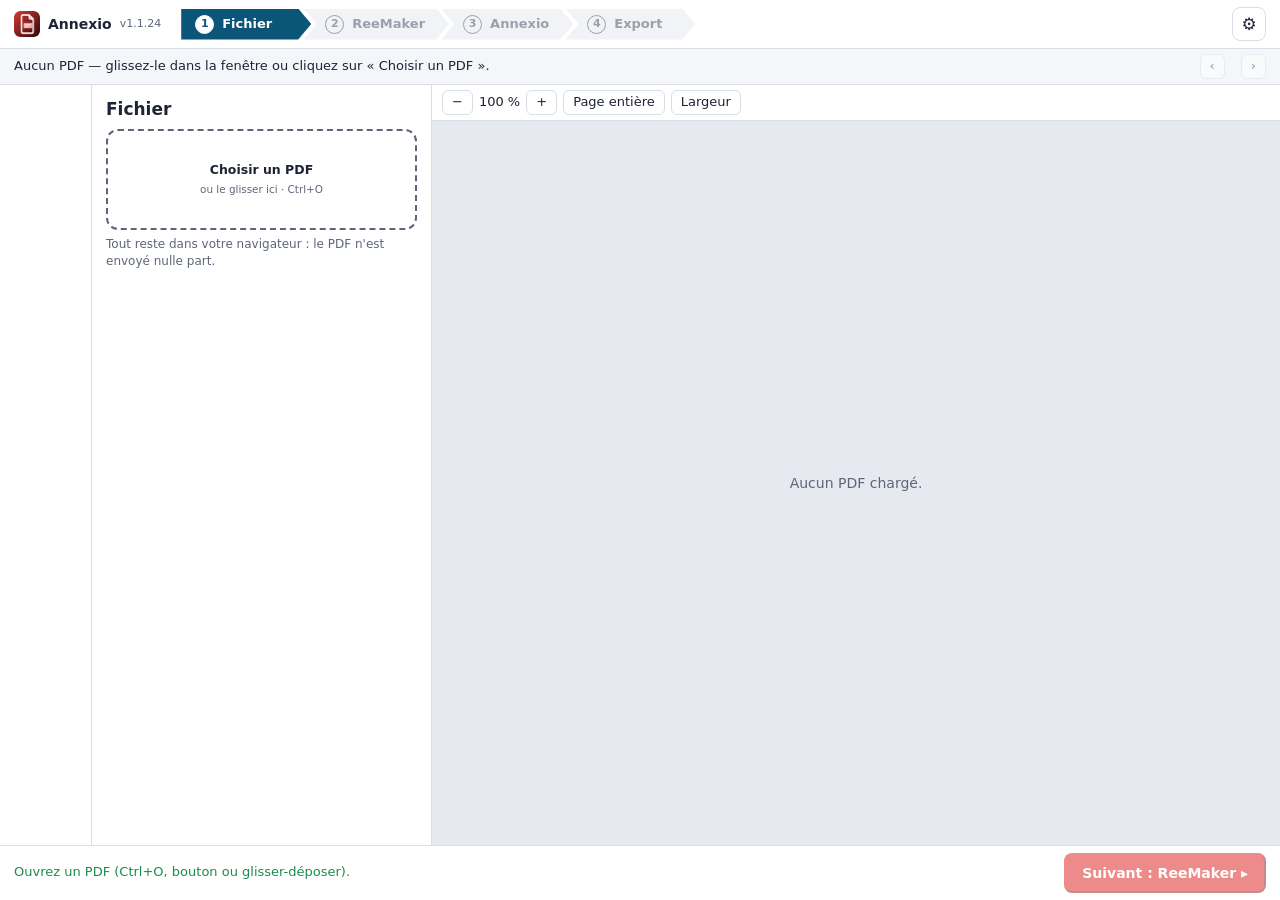
<file: index.html>
<!doctype html>
<html lang="fr" data-theme="system">
<head>
<meta charset="utf-8">
<meta name="viewport" content="width=device-width,initial-scale=1">
<title>Annexio</title>
<link rel="icon" type="image/png" href="assets/favicon-64.png">
<link rel="stylesheet" href="style.css">
</head>
<body>

<header class="top">
  <div class="brand"><img src="assets/favicon-64.png" alt="" width="26" height="26"><b>Annexio</b><small id="ver"></small></div>
  <nav class="steps" id="steps" aria-label="Étapes">
    <button type="button" class="chev" data-step="0"><i>1</i><span><b>Fichier</b><small></small></span></button>
    <button type="button" class="chev" data-step="1"><i>2</i><span><b>ReeMaker</b><small></small></span></button>
    <button type="button" class="chev" data-step="2"><i>3</i><span><b>Annexio</b><small></small></span></button>
    <button type="button" class="chev" data-step="3"><i>4</i><span><b>Export</b><small></small></span></button>
  </nav>
  <div class="tools"><button type="button" id="btnSettings" class="icon" title="Paramètres (Alt+,)" aria-label="Paramètres">⚙</button></div>
</header>

<div class="filebar" id="filebar">
  <span id="fileInfo">Aucun PDF — glissez-le dans la fenêtre ou cliquez sur « Choisir un PDF ».</span>
  <span class="grow"></span>
  <button type="button" id="btnPrev" class="sm" title="Page précédente (Page préc.)" aria-label="Page précédente">‹</button>
  <span id="pageInd" aria-live="polite"></span>
  <button type="button" id="btnNext" class="sm" title="Page suivante (Page suiv.)" aria-label="Page suivante">›</button>
  <button type="button" id="btnClose" class="sm" title="Fermer le PDF">Fermer ✕</button>
</div>

<main class="work">
  <aside class="thumbs" id="thumbs" aria-label="Pages"></aside>

  <section class="panel" id="panel">

    <!-- 1 · Fichier -->
    <div class="step" data-step="0">
      <h2>Fichier</h2>
      <label class="drop" id="drop">
        <input type="file" id="file" accept="application/pdf">
        <span id="dropText">Choisir un PDF<br><small>ou le glisser ici · Ctrl+O</small></span>
      </label>
      <p class="hint">Tout reste dans votre navigateur : le PDF n'est envoyé nulle part.</p>
    </div>

    <!-- 2 · ReeMaker -->
    <div class="step" data-step="1" hidden>
      <h2>ReeMaker <small>cartouche à 3 lignes</small></h2>
      <div id="rmForm">
        <div class="seg">
          <label><input type="radio" name="rmApply" value="1" checked> Appliquer le cartouche</label>
          <label><input type="radio" name="rmApply" value="0"> Ignorer cette étape</label>
        </div>
        <fieldset id="rmFields">
          <div class="grid3">
            <label class="f2">Site<input id="rmSite" autocomplete="off"></label>
            <label>R.E.E.<input id="rmRee" autocomplete="off" placeholder="001"></label>
            <label>Indice<input id="rmIndice" autocomplete="off" placeholder="A"></label>
          </div>
          <div class="grid3">
            <label>Folio de départ<input id="rmStart" type="number" min="1" value="1"></label>
            <label>Type d'arrêt<input id="rmArret" list="arrets" autocomplete="off" placeholder="TEM"></label>
            <label>Cycle<input id="rmCycle" autocomplete="off"></label>
          </div>
          <datalist id="arrets"><option value="TEM"></datalist>
          <label class="chk"><input type="checkbox" id="rmShowCycle"> Afficher le cycle dans le cartouche</label>

          <h3>Pages à folioter</h3>
          <div class="row nowrap">
            <label class="chk"><input type="radio" name="rmMode" value="all" checked> Totalité</label>
            <label class="chk"><input type="radio" name="rmMode" value="range"> Pages de</label>
            <input id="rmFrom" type="number" min="1" value="1" class="num" aria-label="Première page">
            <span>à</span>
            <input id="rmTo" type="number" min="1" value="1" class="num" aria-label="Dernière page">
          </div>

          <h3>Tranche(s) concernée(s)</h3>
          <div class="tranches" id="rmTranches"></div>

          <h3>Tampon</h3>
          <div class="row">
            <label class="col">Zoom<input id="rmZoom" type="number" min="0.5" max="3" step="0.1" value="1.2" class="num"></label>
            <label>Orientation
              <select id="rmOrient">
                <option value="auto">Auto (sens du texte)</option>
                <option value="0">0°</option><option value="90">90°</option>
                <option value="180">180°</option><option value="270">270°</option>
              </select>
            </label>
          </div>
        </fieldset>
        <div class="btnrow"><button type="button" id="rmStartBtn" class="primary">▶ Démarrer le foliotage</button></div>
        <p class="hint" id="rmDoneInfo"></p>
      </div>

      <div id="rmRun" hidden>
        <div class="banner"><b>Foliotage en cours</b><span id="runInfo"></span></div>
        <p class="hint"><b>Clic</b> : placer le tampon (ou le glisser). <b>Entrée</b> ou <b>clic droit</b> : valider et passer à la page suivante. Flèches : ajuster (Maj : ×10).</p>
        <div class="btnrow col">
          <button type="button" id="runOk" class="primary">✔ Valider et page suivante</button>
          <div class="row"><button type="button" id="runPrev">‹ Précédente</button><button type="button" id="runSkip">Passer ›</button></div>
        </div>
        <div class="row small"><button type="button" class="sm" id="runRot" title="Tourner le cartouche de 90°">↻ Pivoter</button><button type="button" class="sm" id="runZm">Tampon −</button><button type="button" class="sm" id="runZp">Tampon +</button></div>
        <label class="chk"><input type="checkbox" id="runKeep" checked> Garder la position pour la suite</label>
        <h3>Avancement</h3>
        <div id="runList" class="runlist"></div>
        <div class="btnrow"><button type="button" id="runCancel">Annuler le foliotage</button></div>
      </div>
    </div>

    <!-- 3 · Annexio -->
    <div class="step" data-step="2" hidden>
      <h2>Annexio <small>tampon « Annexe X Folio n/N »</small></h2>
      <div class="seg">
        <label><input type="radio" name="anApply" value="1" checked> Appliquer le tampon</label>
        <label><input type="radio" name="anApply" value="0"> Ignorer cette étape</label>
      </div>
      <fieldset id="anFields">
        <div class="grid2">
          <label>Annexe (X)<input id="anAnnexe" value="1" autocomplete="off"></label>
          <label>Premier folio<input id="anStart" type="number" min="1" value="1"></label>
        </div>
        <label>Texte<input id="anTpl" value="Annexe {annexe} Folio {n}/{total}" autocomplete="off"></label>
        <p class="hint">Variables : {annexe} {n} {total}</p>
        <div class="grid2">
          <label>Total (N)<input id="anTotal" type="number" min="1" placeholder="auto"></label>
          <label>Taille (pt)<input id="anSize" type="number" min="6" max="72" value="14"></label>
        </div>
        <label>Pages<input id="anPages" placeholder="toutes (ex : 1-3,5)" autocomplete="off"></label>
        <div class="row small">
          <button type="button" class="sm" id="anAll">Toutes</button><button type="button" class="sm" id="anEven">Paires</button>
          <button type="button" class="sm" id="anOdd">Impaires</button><button type="button" class="sm" id="anCur">Page courante</button>
        </div>
        <h3>Position</h3>
        <div class="row small" id="anPos">
          <button type="button" class="sm" data-h="0" data-v="0">Haut gauche</button><button type="button" class="sm" data-h=".5" data-v="0">Haut centre</button>
          <button type="button" class="sm" data-h="1" data-v="0">Haut droite</button><button type="button" class="sm" data-h=".5" data-v=".5">Centre</button>
          <button type="button" class="sm" data-h="0" data-v="1">Bas gauche</button><button type="button" class="sm" data-h=".5" data-v="1">Bas centre</button>
          <button type="button" class="sm" data-h="1" data-v="1">Bas droite</button>
        </div>
        <label class="inline">Marge<input id="anMargin" type="number" min="0" max="200" value="20" class="num"> pt</label>
        <p class="hint">Glissez le rectangle rouge, ou cliquez sur la page. Flèches : ajuster d'1 pt (Maj : 10 pt).</p>
      </fieldset>
    </div>

    <!-- 4 · Export -->
    <div class="step" data-step="3" hidden>
      <h2>Export</h2>
      <ul class="recap" id="recap"></ul>
      <label>Nom du fichier<input id="outName" autocomplete="off"></label>
      <p class="hint"><span id="outHint"></span> <button type="button" class="sm" id="outAuto" hidden>↺ Nom automatique</button></p>
      <div class="btnrow"><button type="button" id="exportBtn" class="primary">📤 Exporter le PDF…</button></div>
      <p class="hint">Le fichier d'origine n'est jamais modifié : un nouveau PDF est enregistré.</p>
      <p class="ok" id="exportMsg" role="status"></p>
    </div>
  </section>

  <section class="stage" id="stage">
    <div class="ztool">
      <button type="button" class="sm" id="zOut" title="Zoom arrière (Ctrl + molette)">−</button>
      <span id="zVal">100 %</span>
      <button type="button" class="sm" id="zIn" title="Zoom avant (Ctrl + molette)">+</button>
      <button type="button" class="sm" id="zFit">Page entière</button>
      <button type="button" class="sm" id="zWidth">Largeur</button>
    </div>
    <div class="scroller" id="scroller">
      <div class="empty" id="empty">Aucun PDF chargé.</div>
      <div class="wrap" id="wrap" hidden>
        <canvas id="cv"></canvas>
        <div class="ov" id="ovC"></div>
        <div class="ov ann" id="ovA"></div>
      </div>
    </div>
  </section>
</main>

<footer class="bottom">
  <span id="status" role="status" aria-live="polite"></span>
  <span class="grow"></span>
  <button type="button" id="primary" class="primary">Suivant ▸</button>
</footer>

<dialog id="settings">
  <form method="dialog">
    <h2>Paramètres</h2>
    <label>Thème
      <select id="setTheme"><option value="system">Système</option><option value="light">Clair</option><option value="dark">Sombre</option></select>
    </label>
    <label>Taille de base du cartouche (pt)<input id="setBase" type="number" min="5" max="30" step="0.5" value="9"></label>
    <label class="chk"><input type="checkbox" id="setFill" checked> Fond blanc sous les tampons</label>
    <label class="chk"><input type="checkbox" id="setKeep" checked> Garder la position pour la suite (foliotage)</label>
    <label>Version du cartouche<select id="setCartVer"><option value="0">V0 — modèle d'origine (défauts reproduits)</option><option value="1">V1 — version précédente (mise en page propre)</option></select></label>
    <label>Modèle du nom du PDF exporté<input id="setNameTpl" autocomplete="off" spellcheck="false"></label>
    <p class="hint">Variables : {ree} {tranche} {indice} {site} {arret} {cycle} {nom} (nom d'origine) {folios} (« 36 à 54 », folios du cartouche ReeMaker) {folio1} {folio2}. Ce qui est entre [ ] disparaît si une variable est vide. Exemple : « Folio 36 à 54 de REE JPJ 701 Tr 0 Ind A ».</p>
    <label class="chk"><input type="checkbox" id="setSaveDlg" checked> Proposer la boîte « Enregistrer sous » (Chrome, Edge)</label>
    <div class="btnrow"><button type="button" id="setReset">Réinitialiser les réglages mémorisés</button></div>
    <h3>À propos</h3>
    <p class="hint">Annexio <span id="verAbout"></span> — tout reste dans votre navigateur.<br>
      <a href="https://github.com/DRFRrobin/PDF-annexe-Editor" target="_blank" rel="noopener">Code source sur GitHub</a></p>
    <div class="btnrow"><button value="close" class="primary">Fermer</button></div>
  </form>
</dialog>

<script src="vendor/pdf-lib.min.js"></script>
<script src="vendor/pdf.min.js"></script>
<script src="stamps.js"></script>
<script src="app.js"></script>
</body>
</html>
</file>
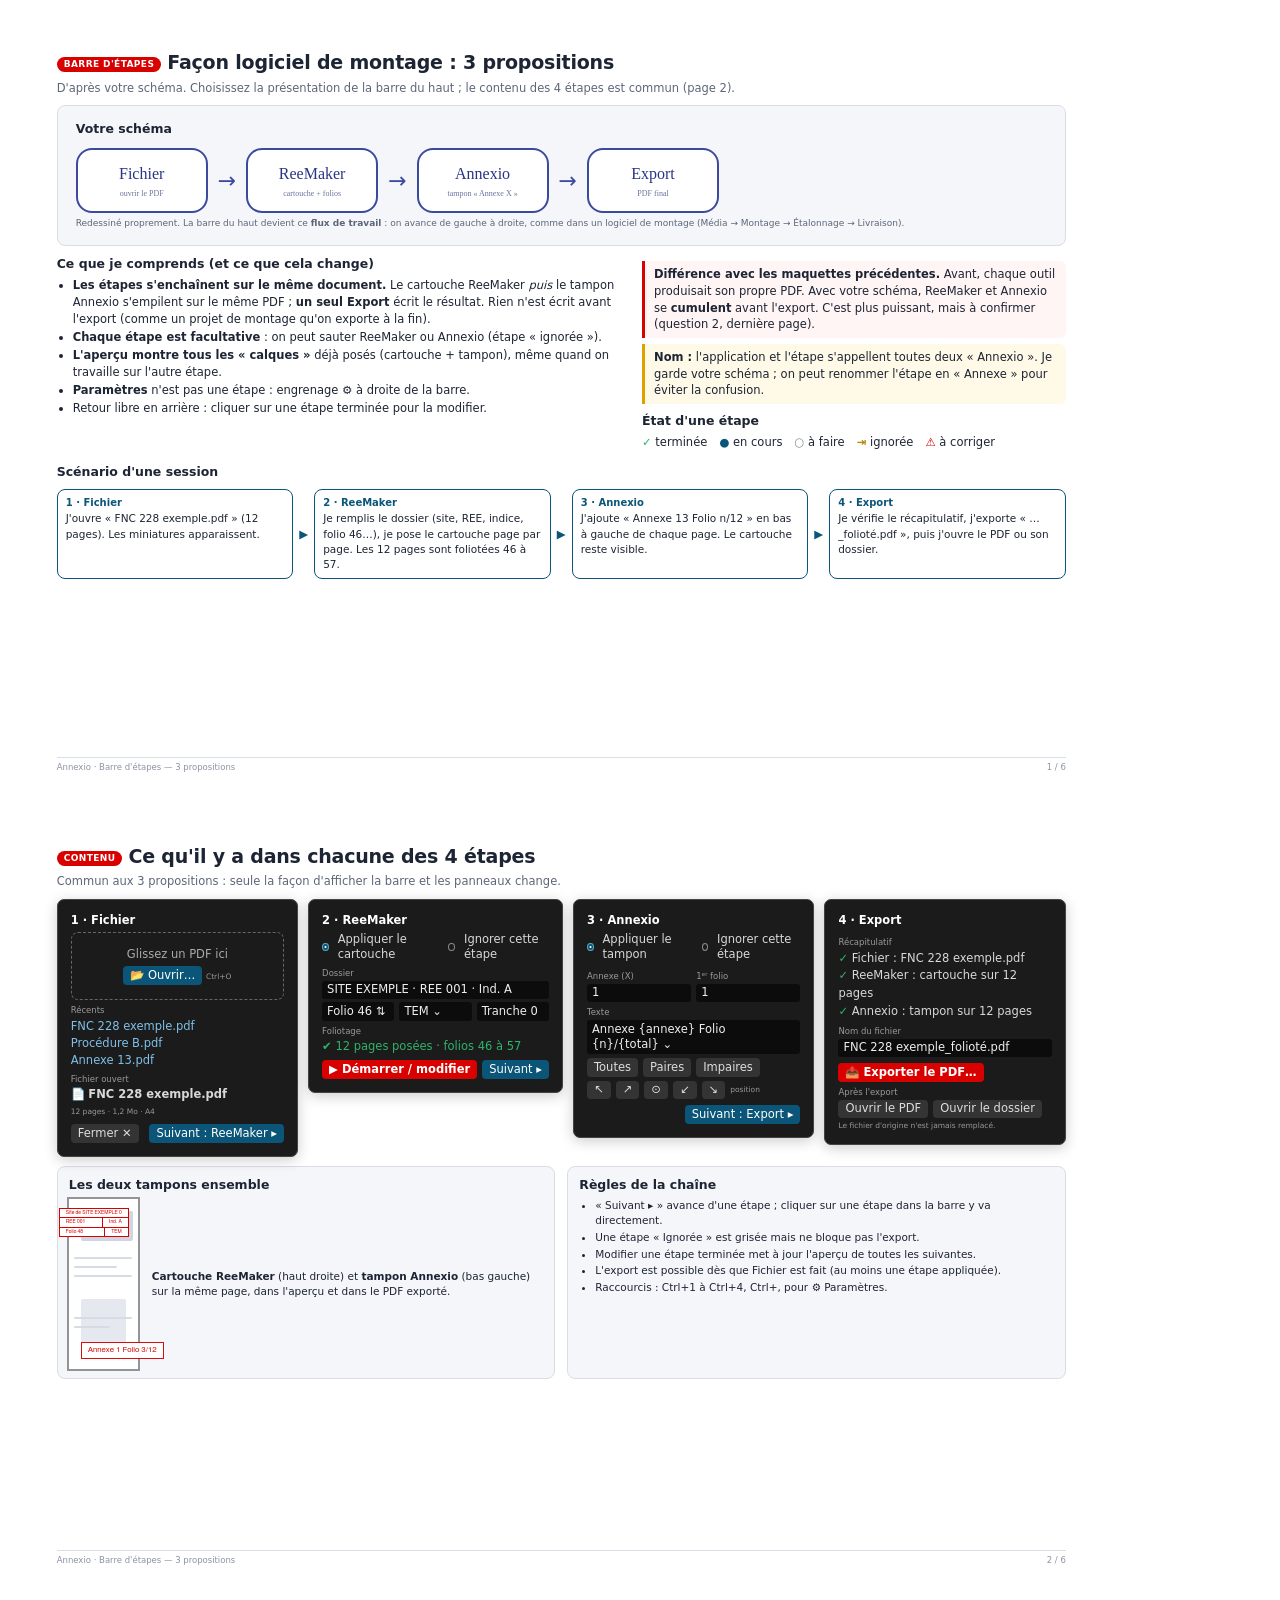
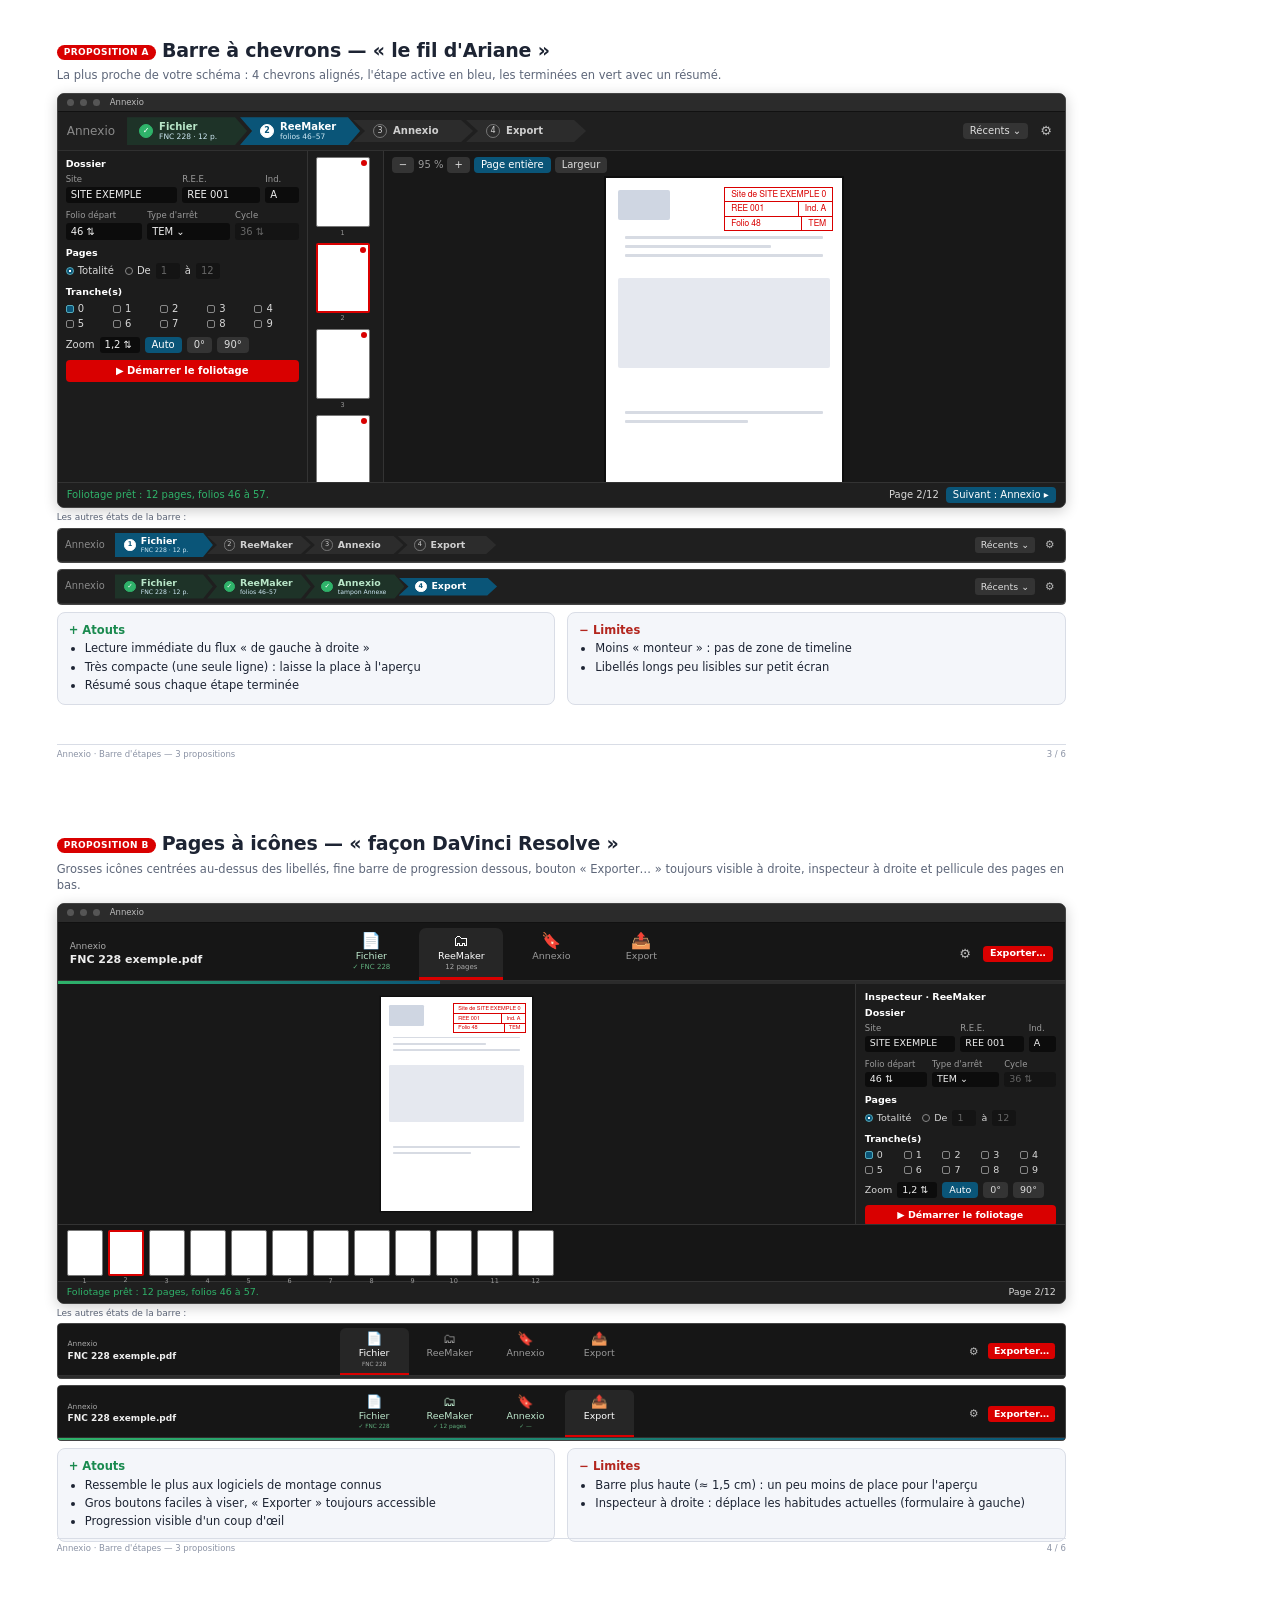
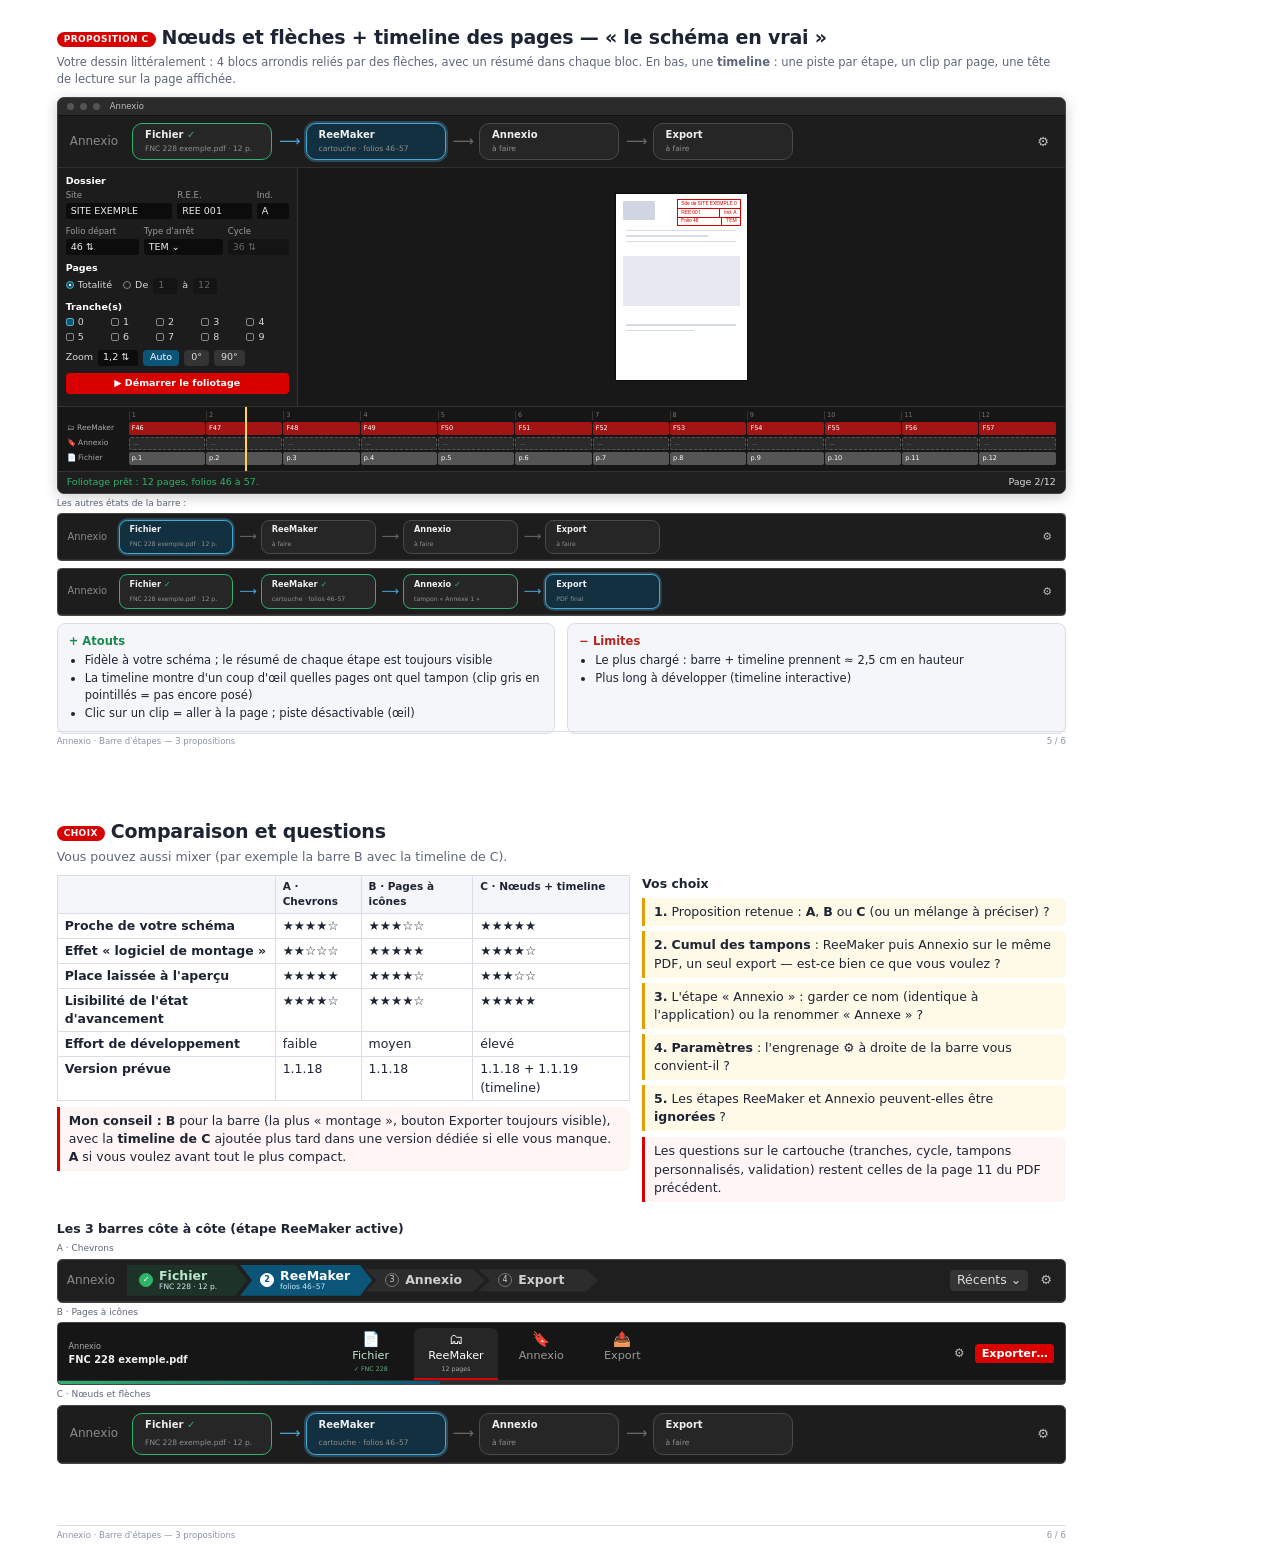
<file: docs/maquettes-barre-etapes.html>
<!doctype html><html lang="fr"><head><meta charset="utf-8"><title>Annexio — barre d'étapes : 3 propositions</title><style>
@page { size: 297mm 210mm; margin: 0; }
:root { --red:#d90000; --ink:#1d2433; --mut:#5d6679; --line:#d9dde6; --soft:#f4f6fa; --acc:#0a5578; }
* { box-sizing: border-box; }
html, body { margin:0; padding:0; }
body { font-family: Inter, "DejaVu Sans", sans-serif; color: var(--ink); font-size: 11.5px; line-height: 1.45; }
.page { width:297mm; height:210mm; padding:13mm 15mm 11mm; position:relative; overflow:hidden; page-break-after:always; background:#fff; }
.page:last-child { page-break-after:auto; }
h1 { font-size:27px; margin:0 0 4px; letter-spacing:-.4px; }
h2 { font-size:19px; margin:0 0 3px; letter-spacing:-.2px; }
h3 { font-size:12.5px; margin:0 0 4px; }
.sub { color:var(--mut); margin:0 0 9px; }
.tag { display:inline-block; background:var(--red); color:#fff; font-size:9px; font-weight:700; padding:1px 7px; border-radius:9px; letter-spacing:.4px; vertical-align:2px; margin-right:6px; }
.foot { position:absolute; left:15mm; right:15mm; bottom:5.5mm; display:flex; justify-content:space-between; color:#8b93a5; font-size:8.5px; border-top:1px solid var(--line); padding-top:3px; }
.cols { display:flex; gap:12px; }
.card { background:var(--soft); border:1px solid var(--line); border-radius:8px; padding:9px 11px; }
.card p, .card ul { margin:3px 0; }
ul { padding-left:16px; margin:3px 0; }
li { margin:1.5px 0; }
.note { border-left:3px solid var(--red); background:#fff5f5; padding:5px 9px; border-radius:0 6px 6px 0; margin:6px 0; }
.q { border-left:3px solid #e0a100; background:#fff9e8; padding:5px 9px; border-radius:0 6px 6px 0; margin:5px 0; }
table { border-collapse:collapse; width:100%; }
th, td { border:1px solid var(--line); padding:3px 7px; text-align:left; vertical-align:top; }
th { background:var(--soft); font-size:10.5px; }
.pill { display:inline-block; border:1px solid var(--line); background:#fff; border-radius:9px; padding:0 6px; font-size:9.5px; color:var(--mut); }
.flow { display:flex; align-items:stretch; gap:6px; margin:8px 0; }
.step { flex:1; background:#fff; border:1.5px solid var(--acc); border-radius:8px; padding:6px 8px; font-size:10.5px; position:relative; }
.step b { display:block; color:var(--acc); font-size:10px; margin-bottom:1px; }
.arrow { align-self:center; color:var(--acc); font-weight:700; }

/* ── cartouche ── */
.cart { display:inline-block; border:var(--b,1.5px) solid var(--red); color:var(--red); background:#fff; font-family: FreeSans, Arial, Helvetica, sans-serif; font-size:var(--fs,11px); line-height:1.3; text-align:left; white-space:nowrap; }
.cart .row { display:flex; border-top:var(--b,1.5px) solid var(--red); }
.cart .row:first-child { border-top:0; }
.cart .c { padding:1px 6px; }
.cart .c + .c { border-left:var(--b,1.5px) solid var(--red); }
.cart .g { flex:1; }
.cart .r { text-align:right; }
.cart.empty { border:1.5px dashed #b8bfce; color:#9aa2b4; background:#fafbfd; }
.cart.empty .c { padding:5px 10px; }

/* ── fenêtre Annexio (thème sombre) ── */
.win { width:100%; background:#1b1b1b; color:#d8d8d8; border:1px solid #444; border-radius:7px; overflow:hidden; font-size:9px; line-height:1.35; display:flex; flex-direction:column; box-shadow:0 3px 14px #0003; }
.titlebar { background:#2b2b2b; padding:3px 9px; display:flex; align-items:center; gap:6px; border-bottom:1px solid #111; }
.titlebar .dot { width:7px; height:7px; border-radius:50%; background:#555; }
.titlebar .t { margin-left:4px; color:#bbb; font-size:8.5px; }
.tabs { display:flex; align-items:center; gap:7px; padding:5px 9px; border-bottom:1px solid #303030; background:#1f1f1f; }
.tabs .h { font-size:12px; color:#8a8a8a; margin-right:10px; }
.tab { padding:2px 8px; border-radius:6px; color:#ddd; }
.tab.on { background:var(--acc); color:#fff; }
.tab.new { box-shadow:0 0 0 1.5px var(--red); }
.tabs .v { margin-left:auto; color:#777; font-size:7.5px; }
.body { display:flex; flex:1; min-height:0; }
.left { width:var(--lw,185px); border-right:1px solid #333; padding:7px 8px; overflow:hidden; background:#1c1c1c; }
.thumbs { width:76px; border-right:1px solid #333; padding:6px 8px; background:#1c1c1c; }
.th { width:54px; height:70px; background:#fff; border:1px solid #777; border-radius:2px; margin-bottom:16px; position:relative; }
.th.cur { border:2px solid var(--red); }
.th i { position:absolute; right:2px; top:2px; width:6px; height:6px; border-radius:50%; background:var(--red); }
.th span { position:absolute; bottom:-12px; left:0; right:0; text-align:center; font-size:6.5px; color:#999; }
.prev { flex:1; background:#181818; position:relative; padding:6px 8px; }
.zoom { display:flex; gap:4px; align-items:center; margin-bottom:5px; }
.bar { display:flex; align-items:center; gap:6px; padding:4px 9px; border-top:1px solid #333; background:#1f1f1f; }
.bar .ok { color:#2fb36a; }
.bar .sp { margin-left:auto; display:flex; gap:7px; align-items:center; }
.mouse { display:inline-block; width:13px; height:20px; border:1.5px solid #bbb; border-radius:7px 7px 8px 8px; position:relative; flex:none; }
.mouse::before { content:''; position:absolute; top:0; width:50%; height:8px; background:#2fb36a; }
.mouse.l::before { left:0; border-radius:6px 0 0 0; }
.mouse.r::before { right:0; border-radius:0 6px 0 0; }
.btn { white-space:nowrap; display:inline-block; background:#343434; border-radius:4px; padding:1.5px 7px; color:#ddd; }
.btn.red { background:var(--red); color:#fff; font-weight:700; }
.btn.blue { background:var(--acc); color:#fff; }
.btn.big { padding:4px 8px; text-align:center; display:block; }
.lab { color:#9a9a9a; font-size:8.5px; margin:5px 0 1.5px; }
.sec { color:#fff; font-weight:700; margin:7px 0 3px; font-size:9.5px; }
.inp { background:#0c0c0c; border-radius:3px; padding:1.5px 5px; min-height:14px; color:#eee; display:block; }
.inp.dis { color:#666; background:#141414; }
.row2 { display:flex; gap:5px; align-items:center; }
.cb { display:inline-block; width:8px; height:8px; border:1px solid #888; border-radius:2px; margin-right:4px; vertical-align:-1px; }
.cb.on { background:var(--acc); border-color:#5ab; }
.rb { display:inline-block; width:8px; height:8px; border:1px solid #888; border-radius:50%; margin-right:4px; vertical-align:-1px; }
.rb.on { background:radial-gradient(#fff 0 28%, var(--acc) 32%); border-color:#5ab; }
.grid3 { display:grid; grid-template-columns:repeat(3,1fr); gap:1.5px 4px; }
.sheet { background:#fff; position:relative; box-shadow:0 0 0 2px #0006; margin:0 auto; }
.sheet .ln { position:absolute; left:8%; right:8%; height:2.5px; background:#d7dbe3; border-radius:1px; }
.sheet .bl { position:absolute; background:#e5e8ef; border-radius:2px; }
.banner { background:#2a1f10; border:1px solid #6a4a10; color:#ffcf70; padding:3px 8px; border-radius:4px; margin-bottom:5px; display:flex; gap:8px; align-items:center; }
.hint { color:#999; font-size:7.5px; }
.callout { position:absolute; background:var(--red); color:#fff; font-weight:700; font-size:9px; width:16px; height:16px; border-radius:50%; text-align:center; line-height:16px; box-shadow:0 0 0 2px #fff; }
.legend { counter-reset:n; margin:0; padding:0; list-style:none; }
.legend li { counter-increment:n; padding-left:21px; position:relative; margin:4px 0; }
.legend li::before { content:counter(n); position:absolute; left:0; top:1px; width:15px; height:15px; border-radius:50%; background:var(--acc); color:#fff; font-weight:700; font-size:9px; text-align:center; line-height:15px; }
.orient { display:flex; gap:7px; }
.tile { width:92px; height:118px; background:#262626; border:1px solid #444; border-radius:5px; position:relative; }
.tile.on { border:2px solid var(--acc); background:#1d2c36; }
.tile .cart { position:absolute; left:50%; top:50%; transform:translate(-50%,-50%) rotate(var(--rot,0deg)); --fs:6.2px; --b:1px; }
.tile em { position:absolute; bottom:1px; left:0; right:0; text-align:center; font-style:normal; font-size:7.5px; color:#aaa; }
.bd { font-style:normal; display:inline-block; background:var(--acc); color:#fff; border-radius:50%; font-size:.55em; width:1.55em; height:1.55em; line-height:1.55em; text-align:center; vertical-align:middle; margin-left:.45em; font-family:Inter,sans-serif; font-weight:700; }
.vl { position:absolute; top:8%; bottom:8%; width:2.5px; background:#d7dbe3; border-radius:1px; }
.bad { position:absolute; left:0; right:0; bottom:-17px; text-align:center; font-size:9px; font-weight:700; }
.win.big { font-size:10.5px; }
.win { position:relative; }
.menubtn { background:#2d2d2d; border:1px solid #444; border-radius:5px; padding:1px 8px; color:#eee; }
.menubtn.on { background:#3a3a3a; border-color:#888; }
.sepv { width:1px; height:14px; background:#444; margin:0 2px; }
.filebar { display:flex; gap:9px; align-items:center; padding:3px 9px; background:#242424; border-bottom:1px solid #303030; }
.filebar .sp { margin-left:auto; display:flex; gap:6px; }
.nb { display:inline-block; background:var(--red); color:#fff; border-radius:50%; width:13px; height:13px; line-height:13px; text-align:center; font-size:8px; font-weight:700; font-style:normal; margin-left:4px; vertical-align:1px; }
.dd { position:absolute; background:#2a2a2a; border:1px solid #666; border-radius:6px; padding:4px 0; box-shadow:0 6px 18px #000a; z-index:5; min-width:190px; font-size:10px; }
.dd div { padding:3px 12px; display:flex; justify-content:space-between; gap:18px; }
.dd div.sel { background:var(--acc); }
.dd .k { color:#9a9a9a; }
.dd hr { border:0; border-top:1px solid #444; margin:3px 0; }
.subnav { width:150px; border-right:1px solid #333; padding:8px 6px; background:#1c1c1c; }
.subnav div { padding:4px 9px; border-radius:5px; margin-bottom:2px; }
.subnav div.on { background:var(--acc); color:#fff; }
.kbd { display:inline-block; border:1px solid #c3c9d6; border-bottom-width:2px; background:#fff; border-radius:4px; padding:0 5px; font-size:9.5px; font-family:inherit; }

/* ───── barre d'étapes ───── */
.win { position:relative; }
.gear { color:#bbb; font-size:13px; padding:0 4px; }
.sp2 { margin-left:auto; display:flex; gap:8px; align-items:center; }
/* A : chevrons */
.stepsA { display:flex; align-items:center; gap:0; padding:5px 9px; background:#1f1f1f; border-bottom:1px solid #303030; }
.stepsA .logo { color:#8a8a8a; font-size:12px; margin-right:12px; }
.chev { position:relative; padding:4px 22px 4px 20px; margin-right:-7px; background:#2c2c2c; color:#cfcfcf; clip-path:polygon(0 0,calc(100% - 12px) 0,100% 50%,calc(100% - 12px) 100%,0 100%,12px 50%); display:flex; align-items:center; gap:6px; min-width:120px; }
.chev:first-of-type { clip-path:polygon(0 0,calc(100% - 12px) 0,100% 50%,calc(100% - 12px) 100%,0 100%); padding-left:12px; }
.chev i { font-style:normal; width:14px; height:14px; border-radius:50%; border:1px solid #777; text-align:center; line-height:12px; font-size:8px; flex:none; }
.chev small { color:#8f8f8f; font-size:7.5px; display:block; line-height:1.1; }
.chev b { display:block; line-height:1.15; }
.chev.done { background:#1e3328; color:#b8e6c8; } .chev.done i { background:#2fb36a; border-color:#2fb36a; color:#fff; }
.chev.on { background:var(--acc); color:#fff; } .chev.on i { background:#fff; color:var(--acc); border-color:#fff; font-weight:700; }
.chev.on small, .chev.done small { color:#cfe9f5; }
/* B : pages façon DaVinci */
.pagesB { display:flex; align-items:center; padding:5px 12px 0; background:#161616; border-bottom:1px solid #303030; }
.pagesB .proj { color:#aaa; font-size:9px; min-width:150px; }
.pagesB .proj b { color:#eee; font-size:11px; display:block; }
.pgs { display:flex; gap:6px; margin:0 auto; align-items:flex-end; }
.pg { text-align:center; padding:4px 16px 5px; border-radius:7px 7px 0 0; color:#999; min-width:84px; border-bottom:3px solid transparent; }
.pg .ic { font-size:16px; display:block; line-height:1.15; }
.pg small { font-size:7px; color:#777; display:block; }
.pg.done { color:#bde7cc; } .pg.done small { color:#5fae7c; }
.pg.on { background:#262626; color:#fff; border-bottom-color:var(--red); } .pg.on small { color:#aaa; }
.rail { height:3px; background:#2b2b2b; position:relative; }
.rail i { position:absolute; left:0; top:0; bottom:0; background:linear-gradient(90deg,#2fb36a,#0a5578); }
/* C : nœuds + flèches */
.nodesC { display:flex; align-items:center; gap:0; padding:7px 12px; background:#1d1d1d; border-bottom:1px solid #303030; }
.nodesC .logo { color:#8a8a8a; font-size:12px; margin-right:14px; }
.node { border:1.5px solid #4a4a4a; border-radius:10px; padding:4px 12px; min-width:140px; background:#262626; }
.node b { display:block; color:#eee; font-size:10px; }
.node small { color:#8f8f8f; font-size:7.5px; }
.node.done { border-color:#2fb36a; } .node.done b::after { content:' ✓'; color:#2fb36a; }
.node.on { border-color:#46a6d6; background:#12303f; box-shadow:0 0 0 2px #46a6d655; }
.node.skip { border-style:dashed; color:#777; }
.arr { color:#6a6a6a; font-size:15px; padding:0 7px; letter-spacing:-2px; }
.arr.on { color:#46a6d6; }
.tl { background:#161616; border-top:1px solid #333; padding:4px 9px 6px; }
.tl .rule { display:flex; margin-left:62px; color:#777; font-size:6.5px; }
.tl .rule span { flex:1; border-left:1px solid #333; padding-left:2px; }
.tl .trk { display:flex; align-items:center; margin-top:2px; }
.tl .trk .nm { width:62px; color:#aaa; font-size:7.5px; }
.tl .clips { display:flex; flex:1; gap:1px; }
.clip { flex:1; height:13px; border-radius:2px; font-size:6.5px; line-height:13px; padding-left:3px; color:#fff; overflow:hidden; white-space:nowrap; }
.clip.r { background:#a31515; } .clip.a { background:#1d6a8a; } .clip.f { background:#555; } .clip.off { background:#2a2a2a; color:#666; border:1px dashed #555; }
.head { position:absolute; width:2px; background:#ffd34d; top:0; bottom:0; }
.inspR { width:210px; border-left:1px solid #333; padding:7px 9px; background:#1c1c1c; }
.strip { border:1px solid #444; border-radius:5px; overflow:hidden; margin-top:4px; }
.tiny { font-size:9px; color:#5d6679; margin:3px 0 1px; }
.pc { display:flex; gap:12px; margin-top:7px; } .pc > div { flex:1; }
.pro { color:#1a8a4f; } .con { color:#b3261e; }
.win .body{overflow:hidden}
.win .bar{flex:none}
</style></head><body><section class="page">
  <h2><span class="tag">BARRE D'ÉTAPES</span>Façon logiciel de montage : 3 propositions</h2>
  <p class="sub">D'après votre schéma. Choisissez la présentation de la barre du haut ; le contenu des 4 étapes est commun (page 2).</p>
  <div class="card" style="padding:14px 18px">
    <h3>Votre schéma</h3>
    <div style="display:flex;align-items:center;gap:10px;margin:10px 0 4px">
      <div style="border:2px solid #3c4a9e;border-radius:16px;padding:12px 22px;min-width:132px;text-align:center;font-family:'Comic Neue',cursive;font-size:16px;color:#2a3485;background:#fff">Fichier<div style="font-size:8px;color:#6b739f;margin-top:2px;font-family:Inter">ouvrir le PDF</div></div><span style="font-size:22px;color:#3c4a9e">→</span><div style="border:2px solid #3c4a9e;border-radius:16px;padding:12px 22px;min-width:132px;text-align:center;font-family:'Comic Neue',cursive;font-size:16px;color:#2a3485;background:#fff">ReeMaker<div style="font-size:8px;color:#6b739f;margin-top:2px;font-family:Inter">cartouche + folios</div></div><span style="font-size:22px;color:#3c4a9e">→</span><div style="border:2px solid #3c4a9e;border-radius:16px;padding:12px 22px;min-width:132px;text-align:center;font-family:'Comic Neue',cursive;font-size:16px;color:#2a3485;background:#fff">Annexio<div style="font-size:8px;color:#6b739f;margin-top:2px;font-family:Inter">tampon « Annexe X »</div></div><span style="font-size:22px;color:#3c4a9e">→</span><div style="border:2px solid #3c4a9e;border-radius:16px;padding:12px 22px;min-width:132px;text-align:center;font-family:'Comic Neue',cursive;font-size:16px;color:#2a3485;background:#fff">Export<div style="font-size:8px;color:#6b739f;margin-top:2px;font-family:Inter">PDF final</div></div>
    </div>
    <div class="tiny">Redessiné proprement. La barre du haut devient ce <b>flux de travail</b> : on avance de gauche à droite, comme dans un logiciel de montage (Média → Montage → Étalonnage → Livraison).</div>
  </div>
  <div class="cols" style="margin-top:9px">
    <div style="flex:1.15">
      <h3>Ce que je comprends (et ce que cela change)</h3>
      <ul>
        <li><b>Les étapes s'enchaînent sur le même document.</b> Le cartouche ReeMaker <i>puis</i> le tampon Annexio s'empilent sur le même PDF ; <b>un seul Export</b> écrit le résultat. Rien n'est écrit avant l'export (comme un projet de montage qu'on exporte à la fin).</li>
        <li><b>Chaque étape est facultative</b> : on peut sauter ReeMaker ou Annexio (étape « ignorée »).</li>
        <li><b>L'aperçu montre tous les « calques »</b> déjà posés (cartouche + tampon), même quand on travaille sur l'autre étape.</li>
        <li><b>Paramètres</b> n'est pas une étape : engrenage ⚙ à droite de la barre.</li>
        <li>Retour libre en arrière : cliquer sur une étape terminée pour la modifier.</li>
      </ul>
    </div>
    <div style="flex:.85">
      <div class="note"><b>Différence avec les maquettes précédentes.</b> Avant, chaque outil produisait son propre PDF. Avec votre schéma, ReeMaker et Annexio se <b>cumulent</b> avant l'export. C'est plus puissant, mais à confirmer (question 2, dernière page).</div>
      <div class="q"><b>Nom :</b> l'application et l'étape s'appellent toutes deux « Annexio ». Je garde votre schéma ; on peut renommer l'étape en « Annexe » pour éviter la confusion.</div>
      <h3 style="margin-top:8px">État d'une étape</h3>
      <div class="row2" style="gap:12px;flex-wrap:wrap"><span><b style="color:#2fb36a">✓</b> terminée</span><span><b style="color:#0a5578">●</b> en cours</span><span><b style="color:#888">○</b> à faire</span><span><b style="color:#b8860b">⇥</b> ignorée</span><span><b style="color:#c00">⚠</b> à corriger</span></div>
    </div>
  </div>
  <h3 style="margin-top:12px">Scénario d'une session</h3>
  <div class="flow">
    <div class="step"><b>1 · Fichier</b>J'ouvre « FNC 228 exemple.pdf » (12 pages). Les miniatures apparaissent.</div><div class="arrow">▶</div>
    <div class="step"><b>2 · ReeMaker</b>Je remplis le dossier (site, REE, indice, folio 46…), je pose le cartouche page par page. Les 12 pages sont foliotées 46 à 57.</div><div class="arrow">▶</div>
    <div class="step"><b>3 · Annexio</b>J'ajoute « Annexe 13 Folio n/12 » en bas à gauche de chaque page. Le cartouche reste visible.</div><div class="arrow">▶</div>
    <div class="step"><b>4 · Export</b>Je vérifie le récapitulatif, j'exporte « …_folioté.pdf », puis j'ouvre le PDF ou son dossier.</div>
  </div>
  <div class="foot"><span>Annexio · Barre d'étapes — 3 propositions</span><span>1 / 6</span></div>
</section><section class="page">
  <h2><span class="tag">CONTENU</span>Ce qu'il y a dans chacune des 4 étapes</h2>
  <p class="sub">Commun aux 3 propositions : seule la façon d'afficher la barre et les panneaux change.</p>
  <div class="cols" style="gap:10px;align-items:stretch">
    <div style="flex:1"><div class="win big" style="padding:13px;font-size:11.5px;height:auto"><div class="sec" style="margin-top:0;font-size:11.5px">1 · Fichier </div><div style="border:1.5px dashed #666;border-radius:7px;padding:14px 8px;text-align:center;color:#aaa">Glissez un PDF ici<br><span class="btn blue" style="margin-top:4px">📂 Ouvrir…</span> <span class="hint">Ctrl+O</span></div>
<div class="lab">Récents</div><div style="color:#7fc0e8;line-height:1.5">FNC 228 exemple.pdf<br>Procédure B.pdf<br>Annexe 13.pdf</div>
<div class="lab">Fichier ouvert</div><div>📄 <b>FNC 228 exemple.pdf</b><br><span class="hint">12 pages · 1,2 Mo · A4</span></div>
<div class="row2" style="margin-top:6px"><span class="btn">Fermer ✕</span><span class="btn blue" style="margin-left:auto">Suivant : ReeMaker ▸</span></div></div></div><div style="flex:1"><div class="win big" style="padding:13px;font-size:11.5px;height:auto"><div class="sec" style="margin-top:0;font-size:11.5px">2 · ReeMaker </div><div class="row2"><span class="rb on"></span>Appliquer le cartouche <span class="rb" style="margin-left:6px"></span>Ignorer cette étape</div>
<div class="lab">Dossier</div><div class="inp">SITE EXEMPLE · REE 001 · Ind. A</div>
<div class="row2" style="margin-top:3px"><div class="inp" style="flex:1">Folio 46 ⇅</div><div class="inp" style="flex:1">TEM ⌄</div><div class="inp" style="flex:1">Tranche 0</div></div>
<div class="lab">Foliotage</div><div class="ok" style="color:#2fb36a">✔ 12 pages posées · folios 46 à 57</div>
<div class="row2" style="margin-top:6px"><span class="btn red">▶ Démarrer / modifier</span><span class="btn blue" style="margin-left:auto">Suivant ▸</span></div></div></div><div style="flex:1"><div class="win big" style="padding:13px;font-size:11.5px;height:auto"><div class="sec" style="margin-top:0;font-size:11.5px">3 · Annexio </div><div class="row2"><span class="rb on"></span>Appliquer le tampon <span class="rb" style="margin-left:6px"></span>Ignorer cette étape</div>
<div class="row2" style="margin-top:3px"><div style="flex:1"><div class="lab">Annexe (X)</div><div class="inp">1</div></div><div style="flex:1"><div class="lab">1ᵉʳ folio</div><div class="inp">1</div></div></div>
<div class="lab">Texte</div><div class="inp">Annexe {annexe} Folio {n}/{total} ⌄</div>
<div class="row2" style="margin-top:4px"><span class="btn">Toutes</span><span class="btn">Paires</span><span class="btn">Impaires</span></div>
<div class="row2" style="margin-top:4px"><span class="btn">↖</span><span class="btn">↗</span><span class="btn">⊙</span><span class="btn">↙</span><span class="btn">↘</span> <span class="hint">position</span></div>
<div class="row2" style="margin-top:6px"><span class="btn blue" style="margin-left:auto">Suivant : Export ▸</span></div></div></div><div style="flex:1"><div class="win big" style="padding:13px;font-size:11.5px;height:auto"><div class="sec" style="margin-top:0;font-size:11.5px">4 · Export </div><div class="lab">Récapitulatif</div><div style="line-height:1.55"><b style="color:#2fb36a">✓</b> Fichier : FNC 228 exemple.pdf<br><b style="color:#2fb36a">✓</b> ReeMaker : cartouche sur 12 pages<br><b style="color:#2fb36a">✓</b> Annexio : tampon sur 12 pages</div>
<div class="lab">Nom du fichier</div><div class="inp">FNC 228 exemple_folioté.pdf</div>
<div class="row2" style="margin-top:6px"><span class="btn red">📤 Exporter le PDF…</span></div>
<div class="lab">Après l'export</div><div class="row2"><span class="btn">Ouvrir le PDF</span><span class="btn">Ouvrir le dossier</span></div>
<div class="hint" style="margin-top:3px">Le fichier d'origine n'est jamais remplacé.</div></div></div>
  </div>
  <div class="cols" style="margin-top:9px">
    <div class="card" style="flex:1"><h3>Les deux tampons ensemble</h3><div style="display:flex;gap:14px;align-items:center;margin-top:5px"><div class="sheet" style="width:120px;height:170px"><div class="bl" style="left:12px;top:12px;width:52px;height:30px;background:#cfd6e2"></div><div class="ln" style="top:58px"></div><div class="ln" style="top:67px;right:30%"></div><div class="ln" style="top:76px"></div><div class="bl" style="left:12px;right:12px;top:100px;height:45px"></div><div class="ln" style="top:118px"></div><div class="ln" style="top:127px;right:40%"></div><div class="cart" style="--fs:5px;--b:1px;position:absolute;right:9px;top:9px"><div class="row"><div class="c g">Site de SITE EXEMPLE 0</div></div><div class="row"><div class="c g">REE 001</div><div class="c">Ind. A</div></div><div class="row"><div class="c g">Folio 48</div><div class="c">TEM</div></div></div><div style="display:inline-block;border:1.2px solid var(--red);color:var(--red);background:#fff;font-family:FreeSans,Arial,sans-serif;font-size:8px;padding:1.5px 6px;white-space:nowrap;position:absolute;left:12px;bottom:10px;opacity:.95">Annexe 1 Folio 3/12</div></div><div style="font-size:10.5px"><b>Cartouche ReeMaker</b> (haut droite) et <b>tampon Annexio</b> (bas gauche) sur la même page, dans l'aperçu et dans le PDF exporté.</div></div></div>
    <div class="card" style="flex:1"><h3>Règles de la chaîne</h3><ul style="font-size:10.5px"><li>« Suivant ▸ » avance d'une étape ; cliquer sur une étape dans la barre y va directement.</li><li>Une étape « Ignorée » est grisée mais ne bloque pas l'export.</li><li>Modifier une étape terminée met à jour l'aperçu de toutes les suivantes.</li><li>L'export est possible dès que Fichier est fait (au moins une étape appliquée).</li><li>Raccourcis : Ctrl+1 à Ctrl+4, Ctrl+, pour ⚙ Paramètres.</li></ul></div>
  </div>
  <div class="foot"><span>Annexio · Barre d'étapes — 3 propositions</span><span>2 / 6</span></div>
</section><section class="page">
  <h2><span class="tag">PROPOSITION A</span>Barre à chevrons — « le fil d'Ariane »</h2>
  <p class="sub">La plus proche de votre schéma : 4 chevrons alignés, l'étape active en bleu, les terminées en vert avec un résumé.</p>
  <div class="win big" style="height:110mm;font-size:10px">
  <div class="titlebar"><span class="dot"></span><span class="dot"></span><span class="dot"></span><span class="t">Annexio</span></div>
  <div class="stepsA"><span class="logo">Annexio</span><div class="chev done"><i>✓</i><div><b>Fichier</b><small>FNC 228 · 12 p.</small></div></div><div class="chev on"><i>2</i><div><b>ReeMaker</b><small>folios 46–57</small></div></div><div class="chev"><i>3</i><div><b>Annexio</b></div></div><div class="chev"><i>4</i><div><b>Export</b></div></div><span class="sp2"><span class="btn">Récents ⌄</span><span class="gear">⚙</span></span></div>
  <div class="body"><div class="left" style="--lw:250px"><div class="sec" style="margin-top:0">Dossier</div>
<div class="row2"><div style="flex:2"><div class="lab" style="margin-top:0">Site</div><div class="inp">SITE EXEMPLE</div></div><div style="flex:1.4"><div class="lab" style="margin-top:0">R.E.E.</div><div class="inp">REE 001</div></div><div style="flex:.6"><div class="lab" style="margin-top:0">Ind.</div><div class="inp">A</div></div></div>
<div class="row2" style="margin-top:2px"><div style="flex:1.2"><div class="lab">Folio départ</div><div class="inp">46 ⇅</div></div><div style="flex:1.3"><div class="lab">Type d'arrêt</div><div class="inp">TEM ⌄</div></div><div style="flex:1"><div class="lab">Cycle</div><div class="inp dis">36 ⇅</div></div></div>
<div class="sec">Pages</div><div class="row2"><span><span class="rb on"></span>Totalité</span><span style="margin-left:6px"><span class="rb"></span>De</span><span class="inp dis" style="width:24px">1</span>à<span class="inp dis" style="width:24px">12</span></div>
<div class="sec">Tranche(s)</div><div style="display:grid;grid-template-columns:repeat(5,1fr);gap:2px 3px"><span><i class="cb on"></i>0</span><span><i class="cb"></i>1</span><span><i class="cb"></i>2</span><span><i class="cb"></i>3</span><span><i class="cb"></i>4</span><span><i class="cb"></i>5</span><span><i class="cb"></i>6</span><span><i class="cb"></i>7</span><span><i class="cb"></i>8</span><span><i class="cb"></i>9</span></div>
<div class="row2" style="margin-top:6px">Zoom <span class="inp" style="width:40px">1,2 ⇅</span> <span class="btn blue">Auto</span><span class="btn">0°</span><span class="btn">90°</span></div>
<div class="btn red big" style="margin-top:7px">▶ Démarrer le foliotage</div></div><div class="thumbs"><div class="th"><i></i><span>1</span></div><div class="th cur"><i></i><span>2</span></div><div class="th"><i></i><span>3</span></div><div class="th"><i></i><span>4</span></div></div><div class="prev"><div class="zoom"><span class="btn">−</span><span style="color:#999">95 %</span><span class="btn">+</span><span class="btn blue">Page entière</span><span class="btn">Largeur</span></div><div class="sheet" style="width:236px;height:334px"><div class="bl" style="left:12px;top:12px;width:52px;height:30px;background:#cfd6e2"></div><div class="ln" style="top:58px"></div><div class="ln" style="top:67px;right:30%"></div><div class="ln" style="top:76px"></div><div class="bl" style="left:12px;right:12px;top:100px;height:90px"></div><div class="ln" style="top:233px"></div><div class="ln" style="top:242px;right:40%"></div><div class="cart" style="--fs:8.5px;--b:1px;position:absolute;right:9px;top:9px"><div class="row"><div class="c g">Site de SITE EXEMPLE 0</div></div><div class="row"><div class="c g">REE 001</div><div class="c">Ind. A</div></div><div class="row"><div class="c g">Folio 48</div><div class="c">TEM</div></div></div></div></div></div>
  <div class="bar"><span class="ok">Foliotage prêt : 12 pages, folios 46 à 57.</span><span class="sp"><span>Page 2/12</span><span class="btn blue">Suivant : Annexio ▸</span></span></div>
</div>
  <div class="tiny">Les autres états de la barre :</div>
  <div class="strip" style="background:#1b1b1b;zoom:.82"><div class="stepsA"><span class="logo">Annexio</span><div class="chev on"><i>1</i><div><b>Fichier</b><small>FNC 228 · 12 p.</small></div></div><div class="chev"><i>2</i><div><b>ReeMaker</b></div></div><div class="chev"><i>3</i><div><b>Annexio</b></div></div><div class="chev"><i>4</i><div><b>Export</b></div></div><span class="sp2"><span class="btn">Récents ⌄</span><span class="gear">⚙</span></span></div></div>
  <div style="height:3px"></div>
  <div class="strip" style="background:#1b1b1b;zoom:.82"><div class="stepsA"><span class="logo">Annexio</span><div class="chev done"><i>✓</i><div><b>Fichier</b><small>FNC 228 · 12 p.</small></div></div><div class="chev done"><i>✓</i><div><b>ReeMaker</b><small>folios 46–57</small></div></div><div class="chev done"><i>✓</i><div><b>Annexio</b><small>tampon Annexe</small></div></div><div class="chev on"><i>4</i><div><b>Export</b></div></div><span class="sp2"><span class="btn">Récents ⌄</span><span class="gear">⚙</span></span></div></div>
  <div class="pc">
    <div class="card"><b class="pro">+ Atouts</b><ul style="margin:2px 0"><li>Lecture immédiate du flux « de gauche à droite »</li><li>Très compacte (une seule ligne) : laisse la place à l'aperçu</li><li>Résumé sous chaque étape terminée</li></ul></div>
    <div class="card"><b class="con">− Limites</b><ul style="margin:2px 0"><li>Moins « monteur » : pas de zone de timeline</li><li>Libellés longs peu lisibles sur petit écran</li></ul></div>
  </div>
  <div class="foot"><span>Annexio · Barre d'étapes — 3 propositions</span><span>3 / 6</span></div>
</section><section class="page">
  <h2><span class="tag">PROPOSITION B</span>Pages à icônes — « façon DaVinci Resolve »</h2>
  <p class="sub">Grosses icônes centrées au-dessus des libellés, fine barre de progression dessous, bouton « Exporter… » toujours visible à droite, inspecteur à droite et pellicule des pages en bas.</p>
  <div class="win big" style="height:106mm;font-size:9.5px">
  <div class="titlebar"><span class="dot"></span><span class="dot"></span><span class="dot"></span><span class="t">Annexio</span></div>
  <div class="pagesB"><div class="proj">Annexio<b>FNC 228 exemple.pdf</b></div><div class="pgs"><div class="pg done"><span class="ic">📄</span>Fichier<small>✓ FNC 228</small></div><div class="pg on"><span class="ic">🗂</span>ReeMaker<small>12 pages</small></div><div class="pg"><span class="ic">🔖</span>Annexio<small>&nbsp;</small></div><div class="pg"><span class="ic">📤</span>Export<small>&nbsp;</small></div></div><div class="sp2" style="min-width:150px;justify-content:flex-end"><span class="gear">⚙</span><span class="btn red">Exporter…</span></div></div><div class="rail"><i style="width:38%"></i></div>
  <div class="body"><div class="prev" style="display:flex;align-items:center;justify-content:center"><div class="sheet" style="width:222px;height:314px;zoom:.68"><div class="bl" style="left:12px;top:12px;width:52px;height:30px;background:#cfd6e2"></div><div class="ln" style="top:58px"></div><div class="ln" style="top:67px;right:30%"></div><div class="ln" style="top:76px"></div><div class="bl" style="left:12px;right:12px;top:100px;height:84px"></div><div class="ln" style="top:219px"></div><div class="ln" style="top:228px;right:40%"></div><div class="cart" style="--fs:8.2px;--b:1px;position:absolute;right:9px;top:9px"><div class="row"><div class="c g">Site de SITE EXEMPLE 0</div></div><div class="row"><div class="c g">REE 001</div><div class="c">Ind. A</div></div><div class="row"><div class="c g">Folio 48</div><div class="c">TEM</div></div></div></div></div><div class="inspR"><div class="sec" style="margin-top:0">Inspecteur · ReeMaker</div><div class="sec" style="margin-top:0">Dossier</div>
<div class="row2"><div style="flex:2"><div class="lab" style="margin-top:0">Site</div><div class="inp">SITE EXEMPLE</div></div><div style="flex:1.4"><div class="lab" style="margin-top:0">R.E.E.</div><div class="inp">REE 001</div></div><div style="flex:.6"><div class="lab" style="margin-top:0">Ind.</div><div class="inp">A</div></div></div>
<div class="row2" style="margin-top:2px"><div style="flex:1.2"><div class="lab">Folio départ</div><div class="inp">46 ⇅</div></div><div style="flex:1.3"><div class="lab">Type d'arrêt</div><div class="inp">TEM ⌄</div></div><div style="flex:1"><div class="lab">Cycle</div><div class="inp dis">36 ⇅</div></div></div>
<div class="sec">Pages</div><div class="row2"><span><span class="rb on"></span>Totalité</span><span style="margin-left:6px"><span class="rb"></span>De</span><span class="inp dis" style="width:24px">1</span>à<span class="inp dis" style="width:24px">12</span></div>
<div class="sec">Tranche(s)</div><div style="display:grid;grid-template-columns:repeat(5,1fr);gap:2px 3px"><span><i class="cb on"></i>0</span><span><i class="cb"></i>1</span><span><i class="cb"></i>2</span><span><i class="cb"></i>3</span><span><i class="cb"></i>4</span><span><i class="cb"></i>5</span><span><i class="cb"></i>6</span><span><i class="cb"></i>7</span><span><i class="cb"></i>8</span><span><i class="cb"></i>9</span></div>
<div class="row2" style="margin-top:6px">Zoom <span class="inp" style="width:40px">1,2 ⇅</span> <span class="btn blue">Auto</span><span class="btn">0°</span><span class="btn">90°</span></div>
<div class="btn red big" style="margin-top:7px">▶ Démarrer le foliotage</div></div></div>
  <div style="background:#161616;border-top:1px solid #333;padding:5px 9px;display:flex;gap:5px;align-items:flex-end"><div style="width:36px;height:46px;background:#fff;border:1px solid #777;position:relative;border-radius:2px;flex:none"><span style="position:absolute;bottom:-11px;left:0;right:0;text-align:center;font-size:6.5px;color:#999">1</span></div><div style="width:36px;height:46px;background:#fff;border:2px solid var(--red);position:relative;border-radius:2px;flex:none"><span style="position:absolute;bottom:-11px;left:0;right:0;text-align:center;font-size:6.5px;color:#999">2</span></div><div style="width:36px;height:46px;background:#fff;border:1px solid #777;position:relative;border-radius:2px;flex:none"><span style="position:absolute;bottom:-11px;left:0;right:0;text-align:center;font-size:6.5px;color:#999">3</span></div><div style="width:36px;height:46px;background:#fff;border:1px solid #777;position:relative;border-radius:2px;flex:none"><span style="position:absolute;bottom:-11px;left:0;right:0;text-align:center;font-size:6.5px;color:#999">4</span></div><div style="width:36px;height:46px;background:#fff;border:1px solid #777;position:relative;border-radius:2px;flex:none"><span style="position:absolute;bottom:-11px;left:0;right:0;text-align:center;font-size:6.5px;color:#999">5</span></div><div style="width:36px;height:46px;background:#fff;border:1px solid #777;position:relative;border-radius:2px;flex:none"><span style="position:absolute;bottom:-11px;left:0;right:0;text-align:center;font-size:6.5px;color:#999">6</span></div><div style="width:36px;height:46px;background:#fff;border:1px solid #777;position:relative;border-radius:2px;flex:none"><span style="position:absolute;bottom:-11px;left:0;right:0;text-align:center;font-size:6.5px;color:#999">7</span></div><div style="width:36px;height:46px;background:#fff;border:1px solid #777;position:relative;border-radius:2px;flex:none"><span style="position:absolute;bottom:-11px;left:0;right:0;text-align:center;font-size:6.5px;color:#999">8</span></div><div style="width:36px;height:46px;background:#fff;border:1px solid #777;position:relative;border-radius:2px;flex:none"><span style="position:absolute;bottom:-11px;left:0;right:0;text-align:center;font-size:6.5px;color:#999">9</span></div><div style="width:36px;height:46px;background:#fff;border:1px solid #777;position:relative;border-radius:2px;flex:none"><span style="position:absolute;bottom:-11px;left:0;right:0;text-align:center;font-size:6.5px;color:#999">10</span></div><div style="width:36px;height:46px;background:#fff;border:1px solid #777;position:relative;border-radius:2px;flex:none"><span style="position:absolute;bottom:-11px;left:0;right:0;text-align:center;font-size:6.5px;color:#999">11</span></div><div style="width:36px;height:46px;background:#fff;border:1px solid #777;position:relative;border-radius:2px;flex:none"><span style="position:absolute;bottom:-11px;left:0;right:0;text-align:center;font-size:6.5px;color:#999">12</span></div></div>
  <div class="bar"><span class="ok">Foliotage prêt : 12 pages, folios 46 à 57.</span><span class="sp"><span>Page 2/12</span></span></div>
</div>
  <div class="tiny">Les autres états de la barre :</div>
  <div class="strip" style="background:#1b1b1b;zoom:.82"><div class="pagesB"><div class="proj">Annexio<b>FNC 228 exemple.pdf</b></div><div class="pgs"><div class="pg on"><span class="ic">📄</span>Fichier<small>FNC 228</small></div><div class="pg"><span class="ic">🗂</span>ReeMaker<small>&nbsp;</small></div><div class="pg"><span class="ic">🔖</span>Annexio<small>&nbsp;</small></div><div class="pg"><span class="ic">📤</span>Export<small>&nbsp;</small></div></div><div class="sp2" style="min-width:150px;justify-content:flex-end"><span class="gear">⚙</span><span class="btn red">Exporter…</span></div></div><div class="rail"><i style="width:0%"></i></div></div>
  <div style="height:3px"></div>
  <div class="strip" style="background:#1b1b1b;zoom:.82"><div class="pagesB"><div class="proj">Annexio<b>FNC 228 exemple.pdf</b></div><div class="pgs"><div class="pg done"><span class="ic">📄</span>Fichier<small>✓ FNC 228</small></div><div class="pg done"><span class="ic">🗂</span>ReeMaker<small>✓ 12 pages</small></div><div class="pg done"><span class="ic">🔖</span>Annexio<small>✓ —</small></div><div class="pg on"><span class="ic">📤</span>Export<small>&nbsp;</small></div></div><div class="sp2" style="min-width:150px;justify-content:flex-end"><span class="gear">⚙</span><span class="btn red">Exporter…</span></div></div><div class="rail"><i style="width:100%"></i></div></div>
  <div class="pc">
    <div class="card"><b class="pro">+ Atouts</b><ul style="margin:2px 0"><li>Ressemble le plus aux logiciels de montage connus</li><li>Gros boutons faciles à viser, « Exporter » toujours accessible</li><li>Progression visible d'un coup d'œil</li></ul></div>
    <div class="card"><b class="con">− Limites</b><ul style="margin:2px 0"><li>Barre plus haute (≈ 1,5 cm) : un peu moins de place pour l'aperçu</li><li>Inspecteur à droite : déplace les habitudes actuelles (formulaire à gauche)</li></ul></div>
  </div>
  <div class="foot"><span>Annexio · Barre d'étapes — 3 propositions</span><span>4 / 6</span></div>
</section><section class="page">
  <h2><span class="tag">PROPOSITION C</span>Nœuds et flèches + timeline des pages — « le schéma en vrai »</h2>
  <p class="sub">Votre dessin littéralement : 4 blocs arrondis reliés par des flèches, avec un résumé dans chaque bloc. En bas, une <b>timeline</b> : une piste par étape, un clip par page, une tête de lecture sur la page affichée.</p>
  <div class="win big" style="height:105mm;font-size:9.5px">
  <div class="titlebar"><span class="dot"></span><span class="dot"></span><span class="dot"></span><span class="t">Annexio</span></div>
  <div class="nodesC"><span class="logo">Annexio</span><div class="node done"><b>Fichier</b><small>FNC 228 exemple.pdf · 12 p.</small></div><span class="arr on">⟶</span><div class="node on"><b>ReeMaker</b><small>cartouche · folios 46–57</small></div><span class="arr">⟶</span><div class="node"><b>Annexio</b><small>à faire</small></div><span class="arr">⟶</span><div class="node"><b>Export</b><small>à faire</small></div><span class="sp2"><span class="gear">⚙</span></span></div>
  <div class="body"><div class="left" style="--lw:240px"><div class="sec" style="margin-top:0">Dossier</div>
<div class="row2"><div style="flex:2"><div class="lab" style="margin-top:0">Site</div><div class="inp">SITE EXEMPLE</div></div><div style="flex:1.4"><div class="lab" style="margin-top:0">R.E.E.</div><div class="inp">REE 001</div></div><div style="flex:.6"><div class="lab" style="margin-top:0">Ind.</div><div class="inp">A</div></div></div>
<div class="row2" style="margin-top:2px"><div style="flex:1.2"><div class="lab">Folio départ</div><div class="inp">46 ⇅</div></div><div style="flex:1.3"><div class="lab">Type d'arrêt</div><div class="inp">TEM ⌄</div></div><div style="flex:1"><div class="lab">Cycle</div><div class="inp dis">36 ⇅</div></div></div>
<div class="sec">Pages</div><div class="row2"><span><span class="rb on"></span>Totalité</span><span style="margin-left:6px"><span class="rb"></span>De</span><span class="inp dis" style="width:24px">1</span>à<span class="inp dis" style="width:24px">12</span></div>
<div class="sec">Tranche(s)</div><div style="display:grid;grid-template-columns:repeat(5,1fr);gap:2px 3px"><span><i class="cb on"></i>0</span><span><i class="cb"></i>1</span><span><i class="cb"></i>2</span><span><i class="cb"></i>3</span><span><i class="cb"></i>4</span><span><i class="cb"></i>5</span><span><i class="cb"></i>6</span><span><i class="cb"></i>7</span><span><i class="cb"></i>8</span><span><i class="cb"></i>9</span></div>
<div class="row2" style="margin-top:6px">Zoom <span class="inp" style="width:40px">1,2 ⇅</span> <span class="btn blue">Auto</span><span class="btn">0°</span><span class="btn">90°</span></div>
<div class="btn red big" style="margin-top:7px">▶ Démarrer le foliotage</div></div><div class="prev" style="display:flex;align-items:center;justify-content:center"><div class="sheet" style="width:212px;height:300px;zoom:.62"><div class="bl" style="left:12px;top:12px;width:52px;height:30px;background:#cfd6e2"></div><div class="ln" style="top:58px"></div><div class="ln" style="top:67px;right:30%"></div><div class="ln" style="top:76px"></div><div class="bl" style="left:12px;right:12px;top:100px;height:81px"></div><div class="ln" style="top:210px"></div><div class="ln" style="top:219px;right:40%"></div><div class="cart" style="--fs:8px;--b:1px;position:absolute;right:9px;top:9px"><div class="row"><div class="c g">Site de SITE EXEMPLE 0</div></div><div class="row"><div class="c g">REE 001</div><div class="c">Ind. A</div></div><div class="row"><div class="c g">Folio 48</div><div class="c">TEM</div></div></div></div></div></div>
  <div class="tl" style="position:relative"><div class="rule"><span>1</span><span>2</span><span>3</span><span>4</span><span>5</span><span>6</span><span>7</span><span>8</span><span>9</span><span>10</span><span>11</span><span>12</span></div><div class="trk"><span class="nm">🗂 ReeMaker</span><div class="clips"><div class="clip r">F46</div><div class="clip r">F47</div><div class="clip r">F48</div><div class="clip r">F49</div><div class="clip r">F50</div><div class="clip r">F51</div><div class="clip r">F52</div><div class="clip r">F53</div><div class="clip r">F54</div><div class="clip r">F55</div><div class="clip r">F56</div><div class="clip r">F57</div></div></div><div class="trk"><span class="nm">🔖 Annexio</span><div class="clips"><div class="clip off">—</div><div class="clip off">—</div><div class="clip off">—</div><div class="clip off">—</div><div class="clip off">—</div><div class="clip off">—</div><div class="clip off">—</div><div class="clip off">—</div><div class="clip off">—</div><div class="clip off">—</div><div class="clip off">—</div><div class="clip off">—</div></div></div><div class="trk"><span class="nm">📄 Fichier</span><div class="clips"><div class="clip f">p.1</div><div class="clip f">p.2</div><div class="clip f">p.3</div><div class="clip f">p.4</div><div class="clip f">p.5</div><div class="clip f">p.6</div><div class="clip f">p.7</div><div class="clip f">p.8</div><div class="clip f">p.9</div><div class="clip f">p.10</div><div class="clip f">p.11</div><div class="clip f">p.12</div></div></div><div class="head" style="left:calc(62px + (100% - 62px - 18px) * 1.5 / 12 + 9px)"></div></div>
  <div class="bar"><span class="ok">Foliotage prêt : 12 pages, folios 46 à 57.</span><span class="sp"><span>Page 2/12</span></span></div>
</div>
  <div class="tiny">Les autres états de la barre :</div>
  <div class="strip" style="background:#1b1b1b;zoom:.82"><div class="nodesC"><span class="logo">Annexio</span><div class="node on"><b>Fichier</b><small>FNC 228 exemple.pdf · 12 p.</small></div><span class="arr">⟶</span><div class="node"><b>ReeMaker</b><small>à faire</small></div><span class="arr">⟶</span><div class="node"><b>Annexio</b><small>à faire</small></div><span class="arr">⟶</span><div class="node"><b>Export</b><small>à faire</small></div><span class="sp2"><span class="gear">⚙</span></span></div></div>
  <div style="height:3px"></div>
  <div class="strip" style="background:#1b1b1b;zoom:.82"><div class="nodesC"><span class="logo">Annexio</span><div class="node done"><b>Fichier</b><small>FNC 228 exemple.pdf · 12 p.</small></div><span class="arr on">⟶</span><div class="node done"><b>ReeMaker</b><small>cartouche · folios 46–57</small></div><span class="arr on">⟶</span><div class="node done"><b>Annexio</b><small>tampon « Annexe 1 »</small></div><span class="arr on">⟶</span><div class="node on"><b>Export</b><small>PDF final</small></div><span class="sp2"><span class="gear">⚙</span></span></div></div>
  <div class="pc">
    <div class="card"><b class="pro">+ Atouts</b><ul style="margin:2px 0"><li>Fidèle à votre schéma ; le résumé de chaque étape est toujours visible</li><li>La timeline montre d'un coup d'œil quelles pages ont quel tampon (clip gris en pointillés = pas encore posé)</li><li>Clic sur un clip = aller à la page ; piste désactivable (œil)</li></ul></div>
    <div class="card"><b class="con">− Limites</b><ul style="margin:2px 0"><li>Le plus chargé : barre + timeline prennent ≈ 2,5 cm en hauteur</li><li>Plus long à développer (timeline interactive)</li></ul></div>
  </div>
  <div class="foot"><span>Annexio · Barre d'étapes — 3 propositions</span><span>5 / 6</span></div>
</section><section class="page" style="font-size:12.5px">
  <h2><span class="tag">CHOIX</span>Comparaison et questions</h2>
  <p class="sub">Vous pouvez aussi mixer (par exemple la barre B avec la timeline de C).</p>
  <div class="cols">
    <div style="flex:1.15">
      <table>
        <tr><th></th><th>A · Chevrons</th><th>B · Pages à icônes</th><th>C · Nœuds + timeline</th></tr>
        <tr><td><b>Proche de votre schéma</b></td><td>★★★★☆</td><td>★★★☆☆</td><td>★★★★★</td></tr>
        <tr><td><b>Effet « logiciel de montage »</b></td><td>★★☆☆☆</td><td>★★★★★</td><td>★★★★☆</td></tr>
        <tr><td><b>Place laissée à l'aperçu</b></td><td>★★★★★</td><td>★★★★☆</td><td>★★★☆☆</td></tr>
        <tr><td><b>Lisibilité de l'état d'avancement</b></td><td>★★★★☆</td><td>★★★★☆</td><td>★★★★★</td></tr>
        <tr><td><b>Effort de développement</b></td><td>faible</td><td>moyen</td><td>élevé</td></tr>
        <tr><td><b>Version prévue</b></td><td>1.1.18</td><td>1.1.18</td><td>1.1.18 + 1.1.19 (timeline)</td></tr>
      </table>
      <div class="note"><b>Mon conseil :</b> <b>B</b> pour la barre (la plus « montage », bouton Exporter toujours visible), avec la <b>timeline de C</b> ajoutée plus tard dans une version dédiée si elle vous manque. <b>A</b> si vous voulez avant tout le plus compact.</div>
    </div>
    <div style="flex:.85">
      <h3>Vos choix</h3>
      <div class="q"><b>1.</b> Proposition retenue : <b>A</b>, <b>B</b> ou <b>C</b> (ou un mélange à préciser) ?</div>
      <div class="q"><b>2.</b> <b>Cumul des tampons</b> : ReeMaker puis Annexio sur le même PDF, un seul export — est-ce bien ce que vous voulez ?</div>
      <div class="q"><b>3.</b> L'étape « Annexio » : garder ce nom (identique à l'application) ou la renommer « Annexe » ?</div>
      <div class="q"><b>4.</b> <b>Paramètres</b> : l'engrenage ⚙ à droite de la barre vous convient-il ?</div>
      <div class="q"><b>5.</b> Les étapes ReeMaker et Annexio peuvent-elles être <b>ignorées</b> ?</div>
      <div class="note">Les questions sur le cartouche (tranches, cycle, tampons personnalisés, validation) restent celles de la page 11 du PDF précédent.</div>
    </div>
  </div>
  <h3 style="margin-top:12px">Les 3 barres côte à côte (étape ReeMaker active)</h3>
  <div class="tiny">A · Chevrons</div><div class="strip" style="background:#1b1b1b"><div class="stepsA"><span class="logo">Annexio</span><div class="chev done"><i>✓</i><div><b>Fichier</b><small>FNC 228 · 12 p.</small></div></div><div class="chev on"><i>2</i><div><b>ReeMaker</b><small>folios 46–57</small></div></div><div class="chev"><i>3</i><div><b>Annexio</b></div></div><div class="chev"><i>4</i><div><b>Export</b></div></div><span class="sp2"><span class="btn">Récents ⌄</span><span class="gear">⚙</span></span></div>
  </div>
  <div class="tiny">B · Pages à icônes</div><div class="strip" style="background:#1b1b1b;zoom:.9"><div class="pagesB"><div class="proj">Annexio<b>FNC 228 exemple.pdf</b></div><div class="pgs"><div class="pg done"><span class="ic">📄</span>Fichier<small>✓ FNC 228</small></div><div class="pg on"><span class="ic">🗂</span>ReeMaker<small>12 pages</small></div><div class="pg"><span class="ic">🔖</span>Annexio<small>&nbsp;</small></div><div class="pg"><span class="ic">📤</span>Export<small>&nbsp;</small></div></div><div class="sp2" style="min-width:150px;justify-content:flex-end"><span class="gear">⚙</span><span class="btn red">Exporter…</span></div></div><div class="rail"><i style="width:38%"></i></div>
  </div>
  <div class="tiny">C · Nœuds et flèches</div><div class="strip" style="background:#1b1b1b"><div class="nodesC"><span class="logo">Annexio</span><div class="node done"><b>Fichier</b><small>FNC 228 exemple.pdf · 12 p.</small></div><span class="arr on">⟶</span><div class="node on"><b>ReeMaker</b><small>cartouche · folios 46–57</small></div><span class="arr">⟶</span><div class="node"><b>Annexio</b><small>à faire</small></div><span class="arr">⟶</span><div class="node"><b>Export</b><small>à faire</small></div><span class="sp2"><span class="gear">⚙</span></span></div>
  </div>
  <div class="foot"><span>Annexio · Barre d'étapes — 3 propositions</span><span>6 / 6</span></div>
</section></body></html>
</file>
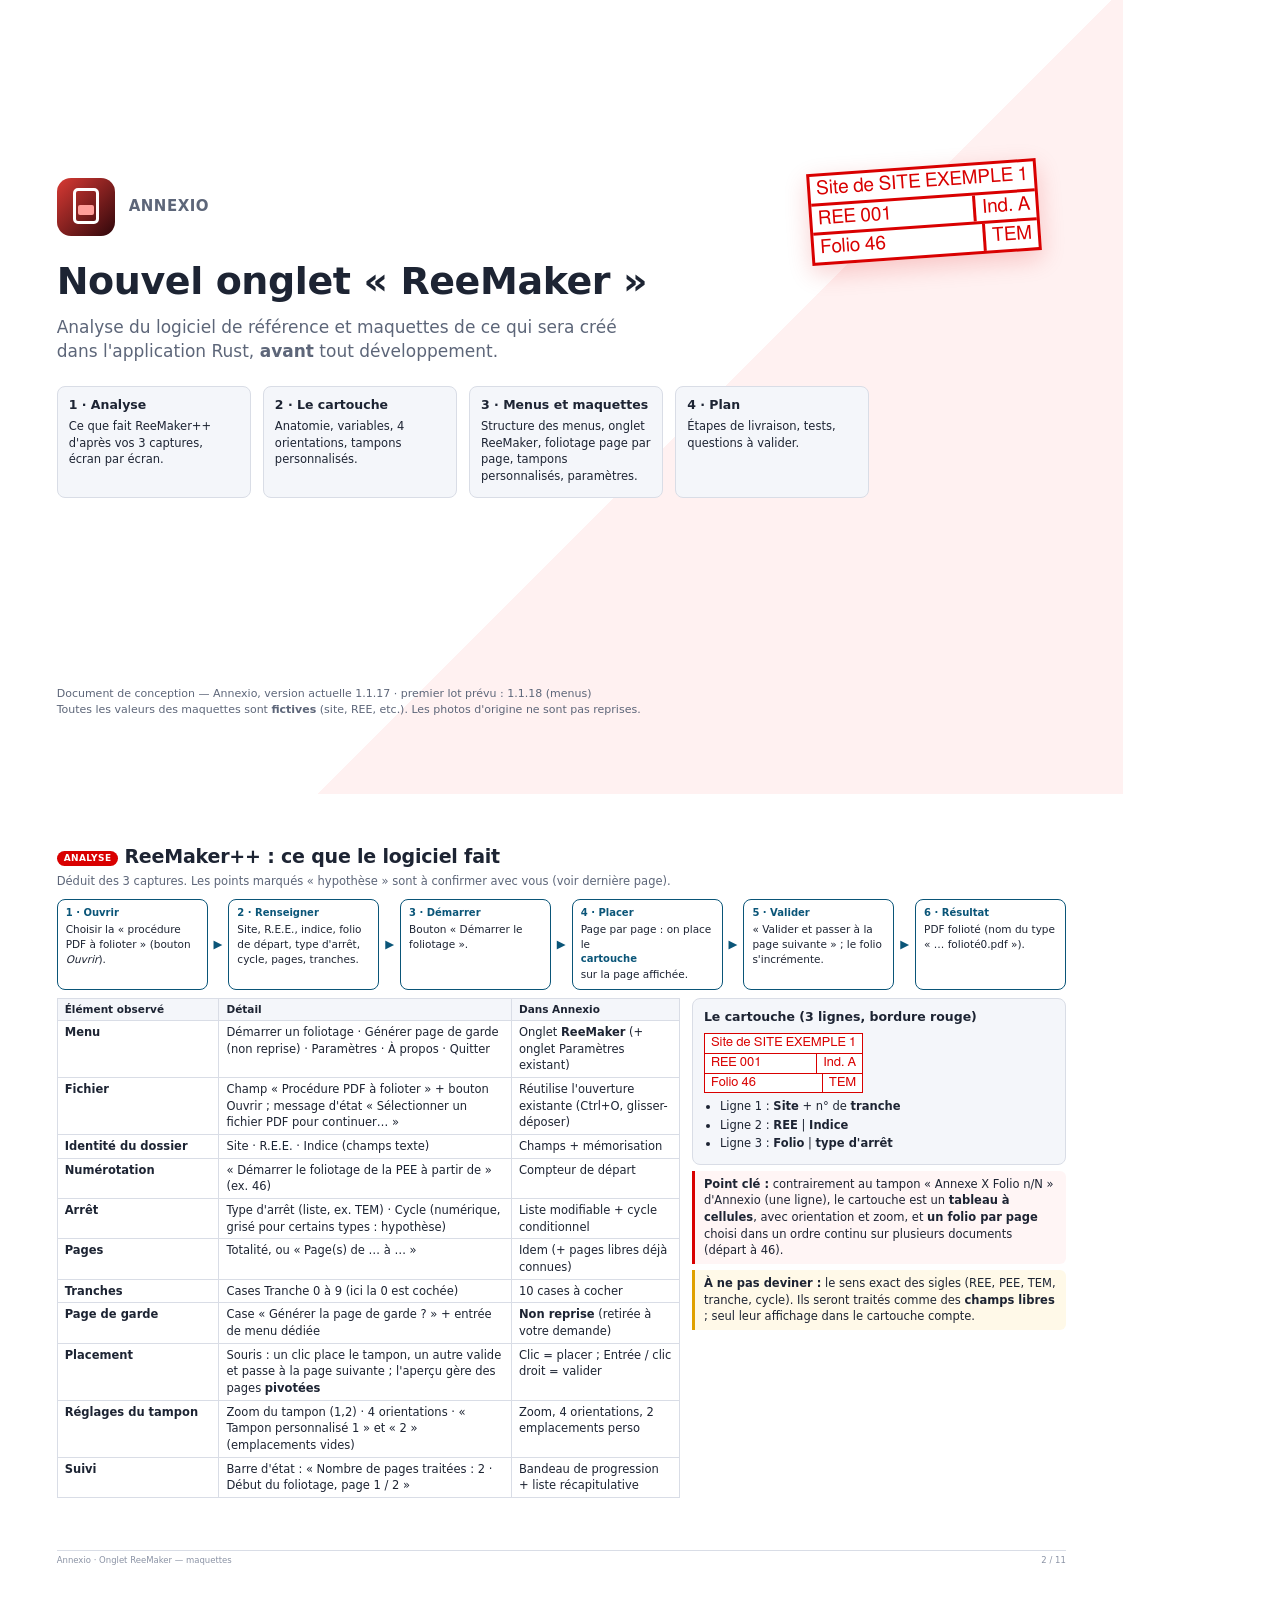
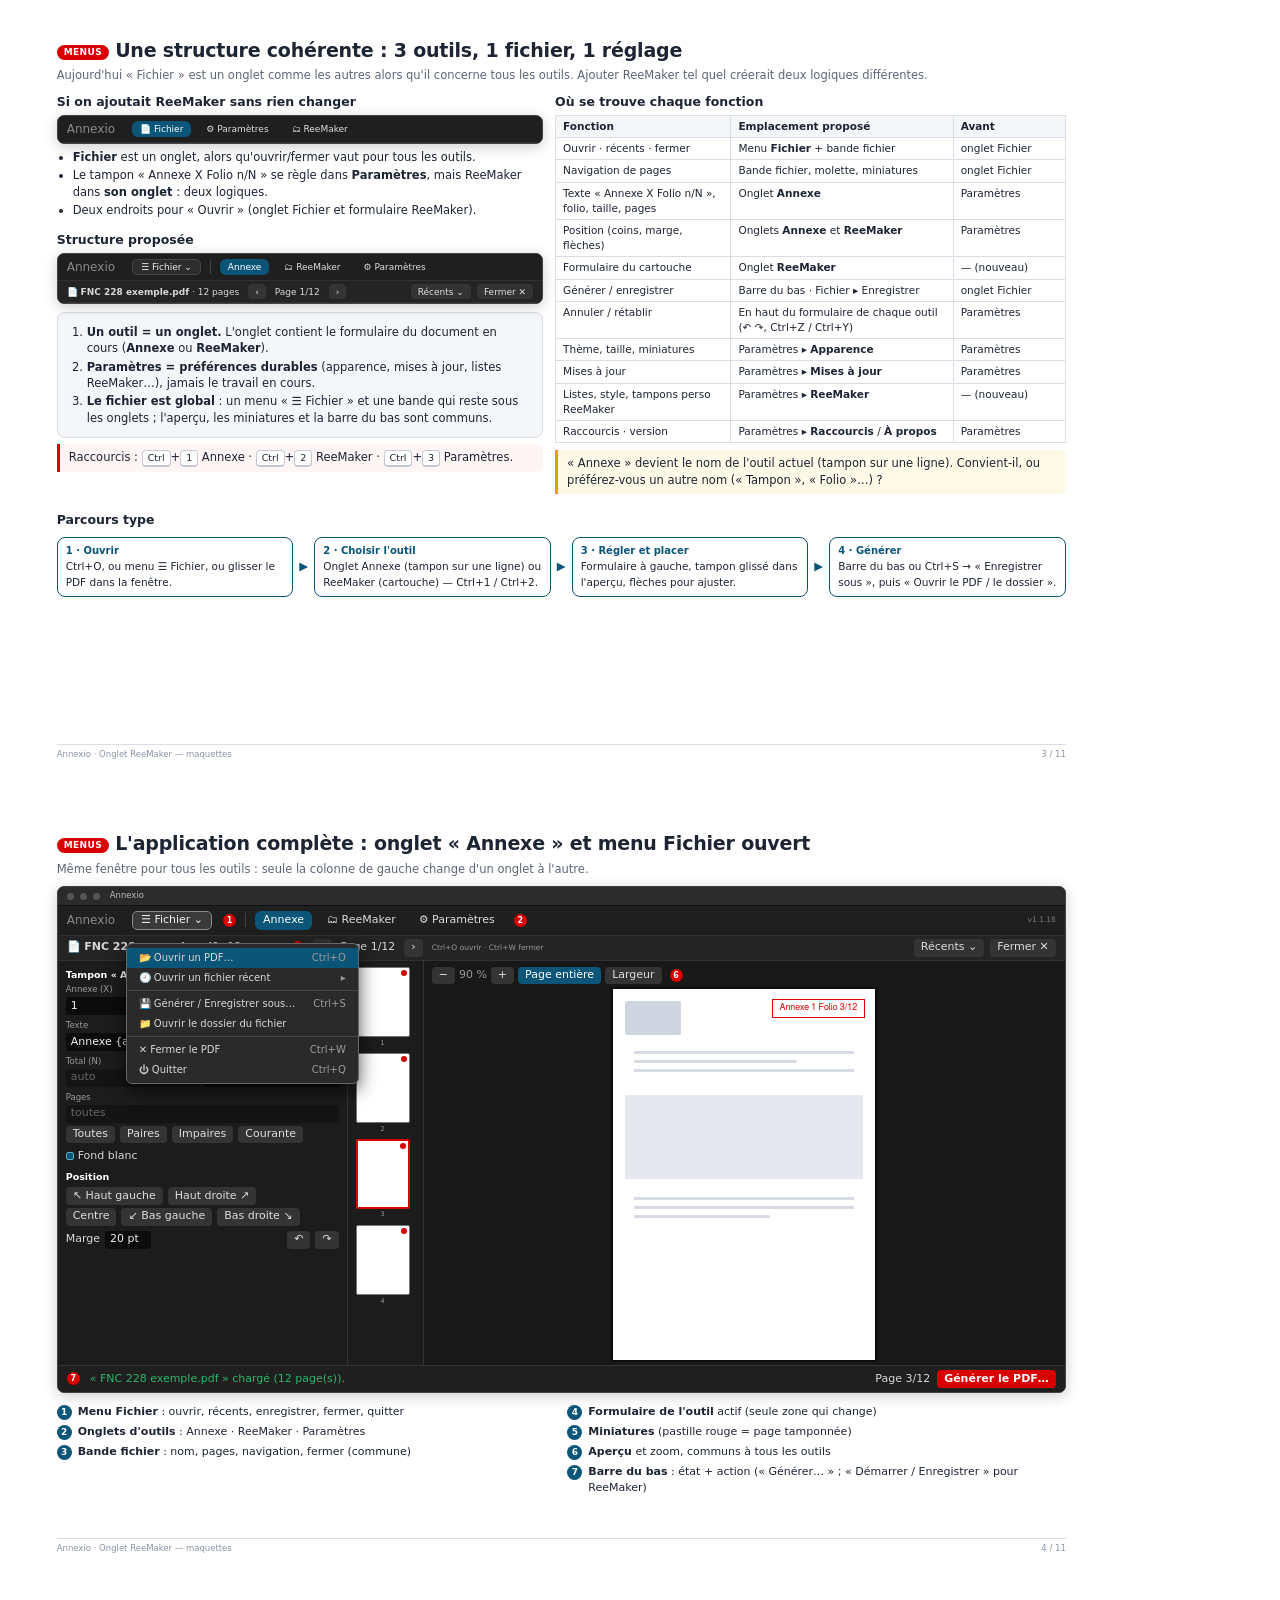
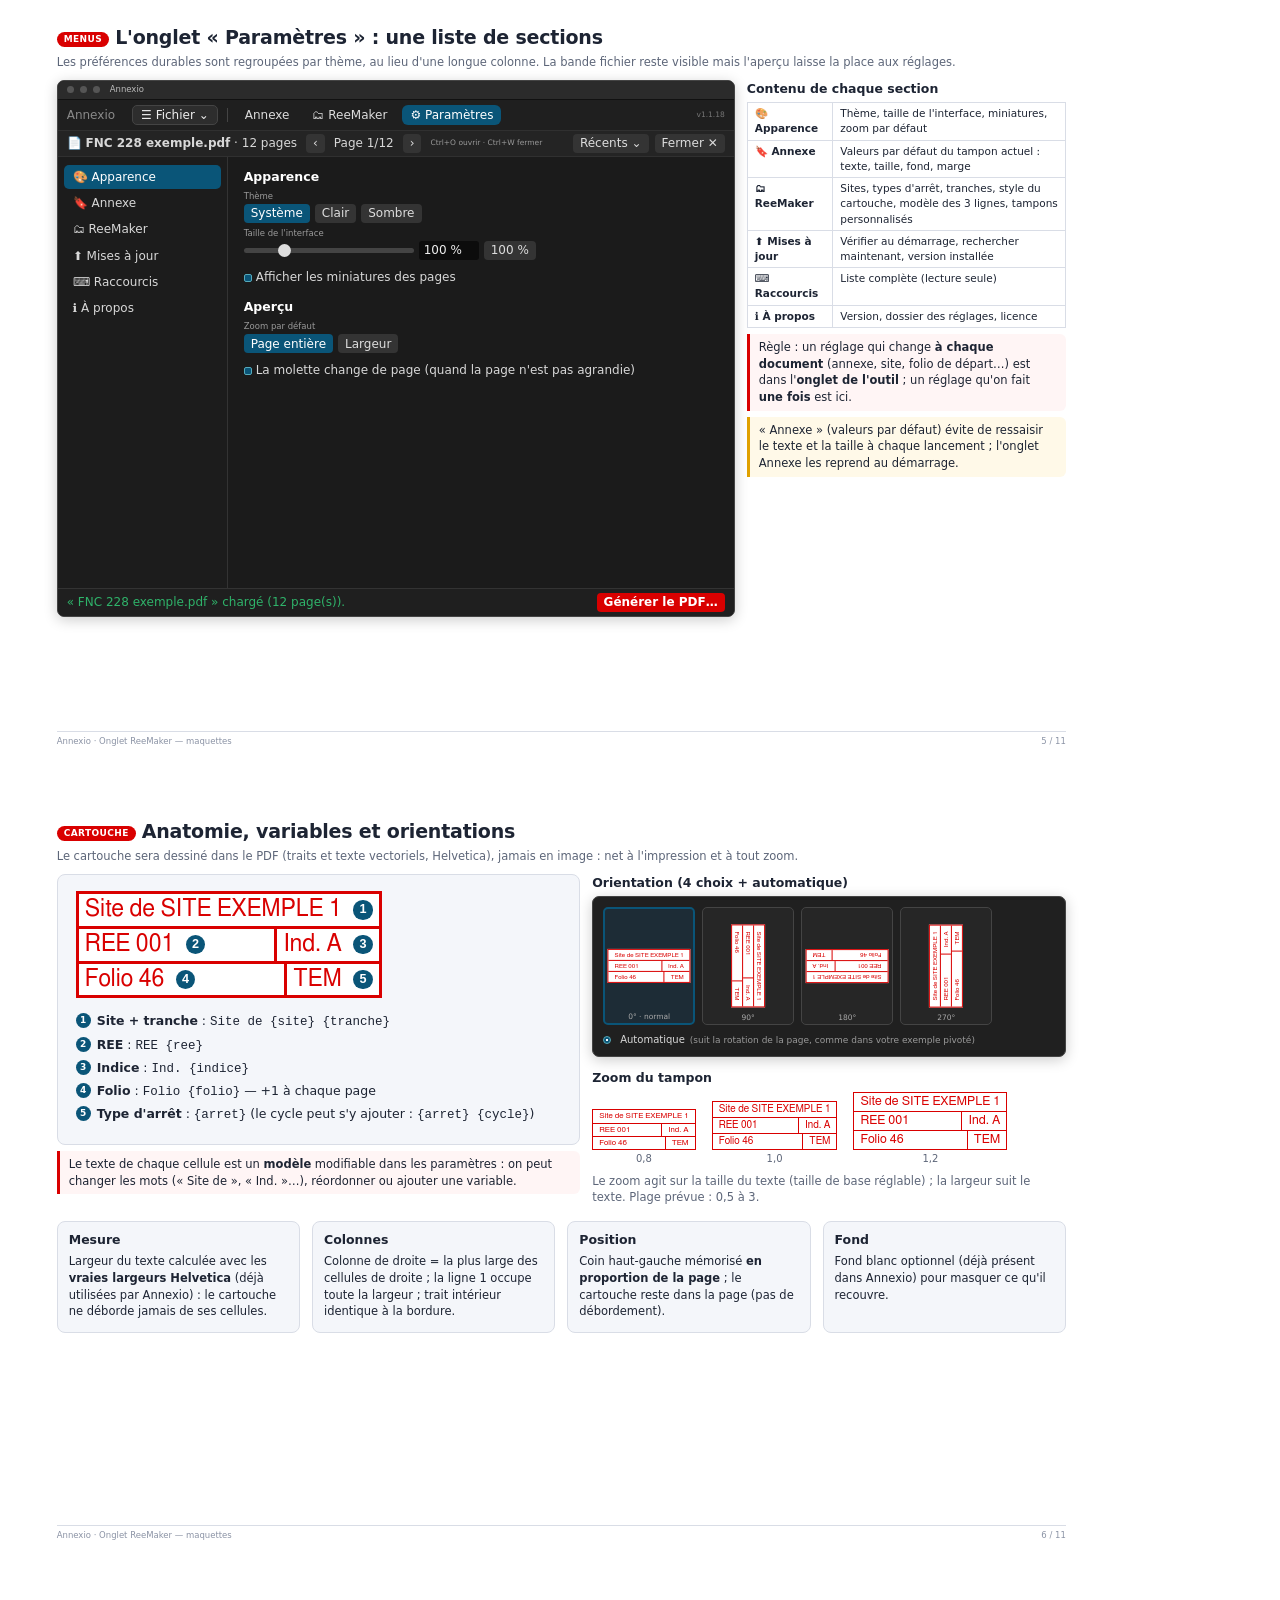
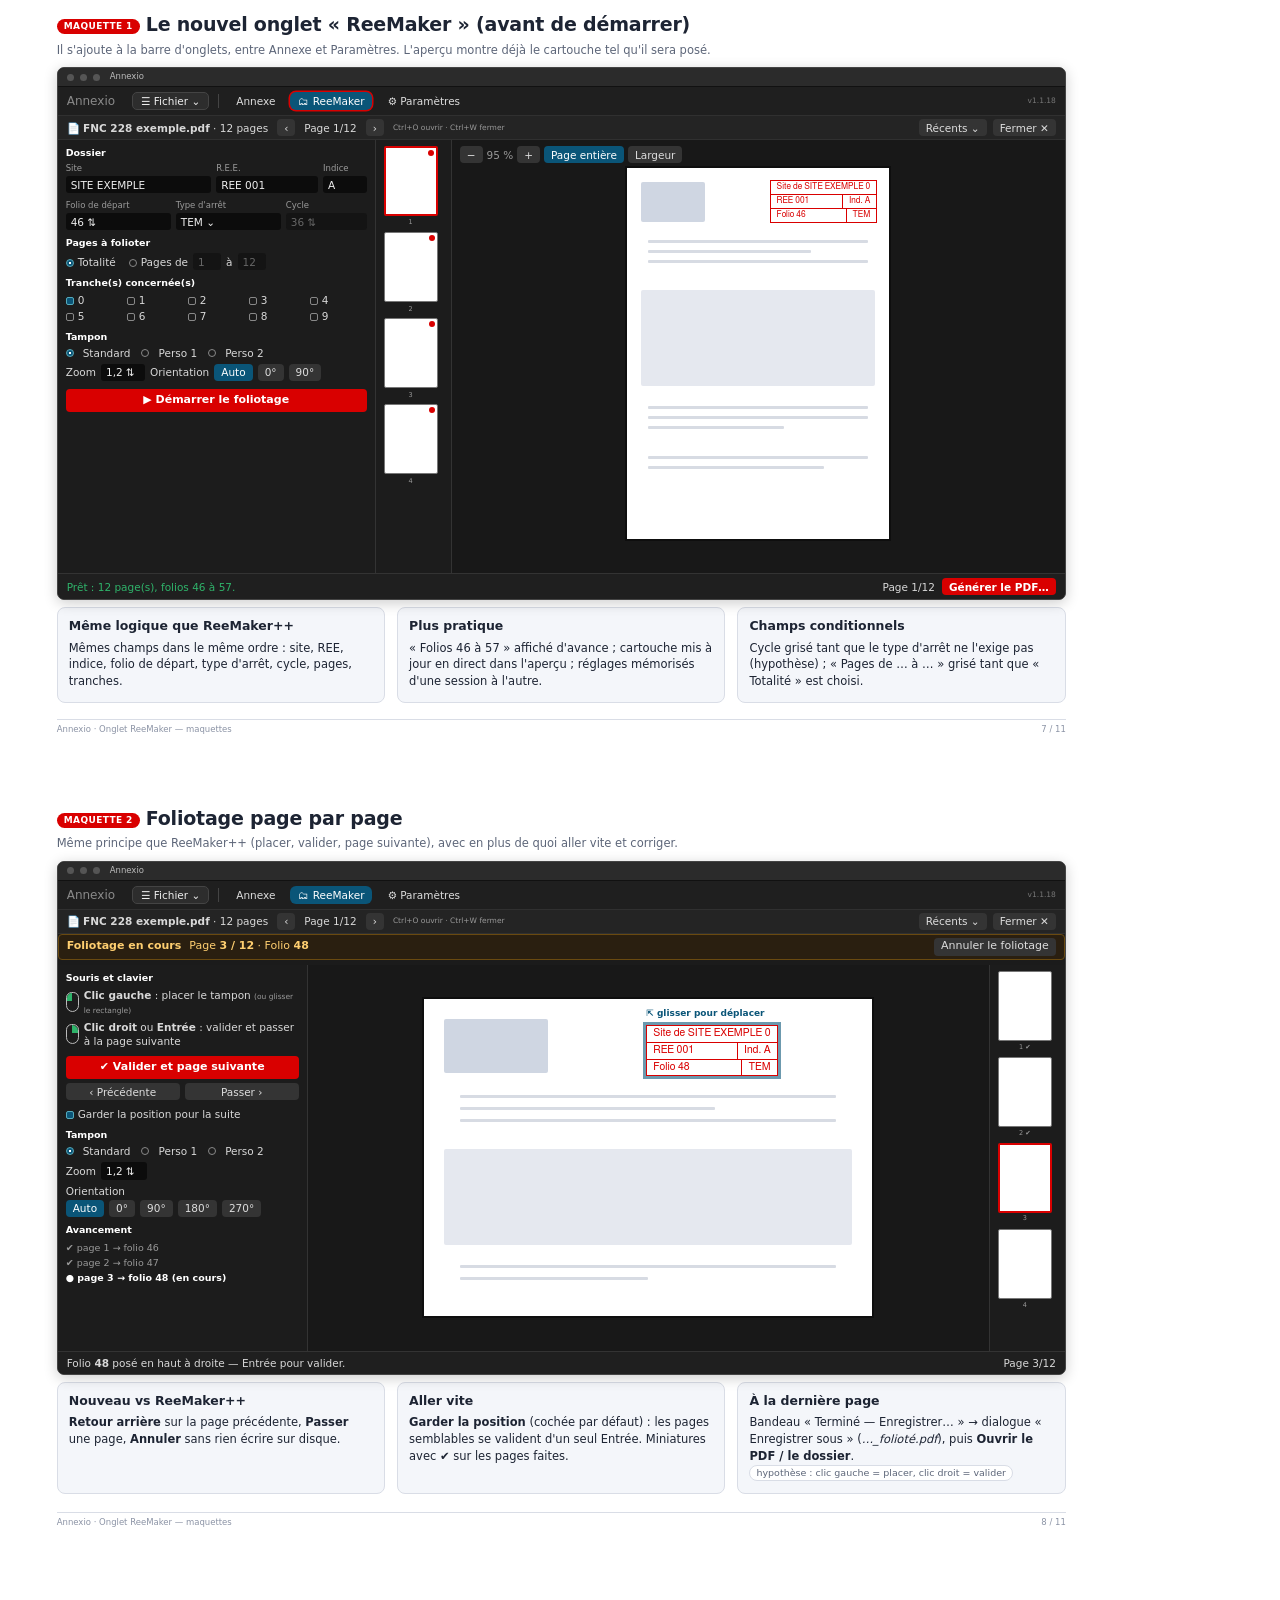
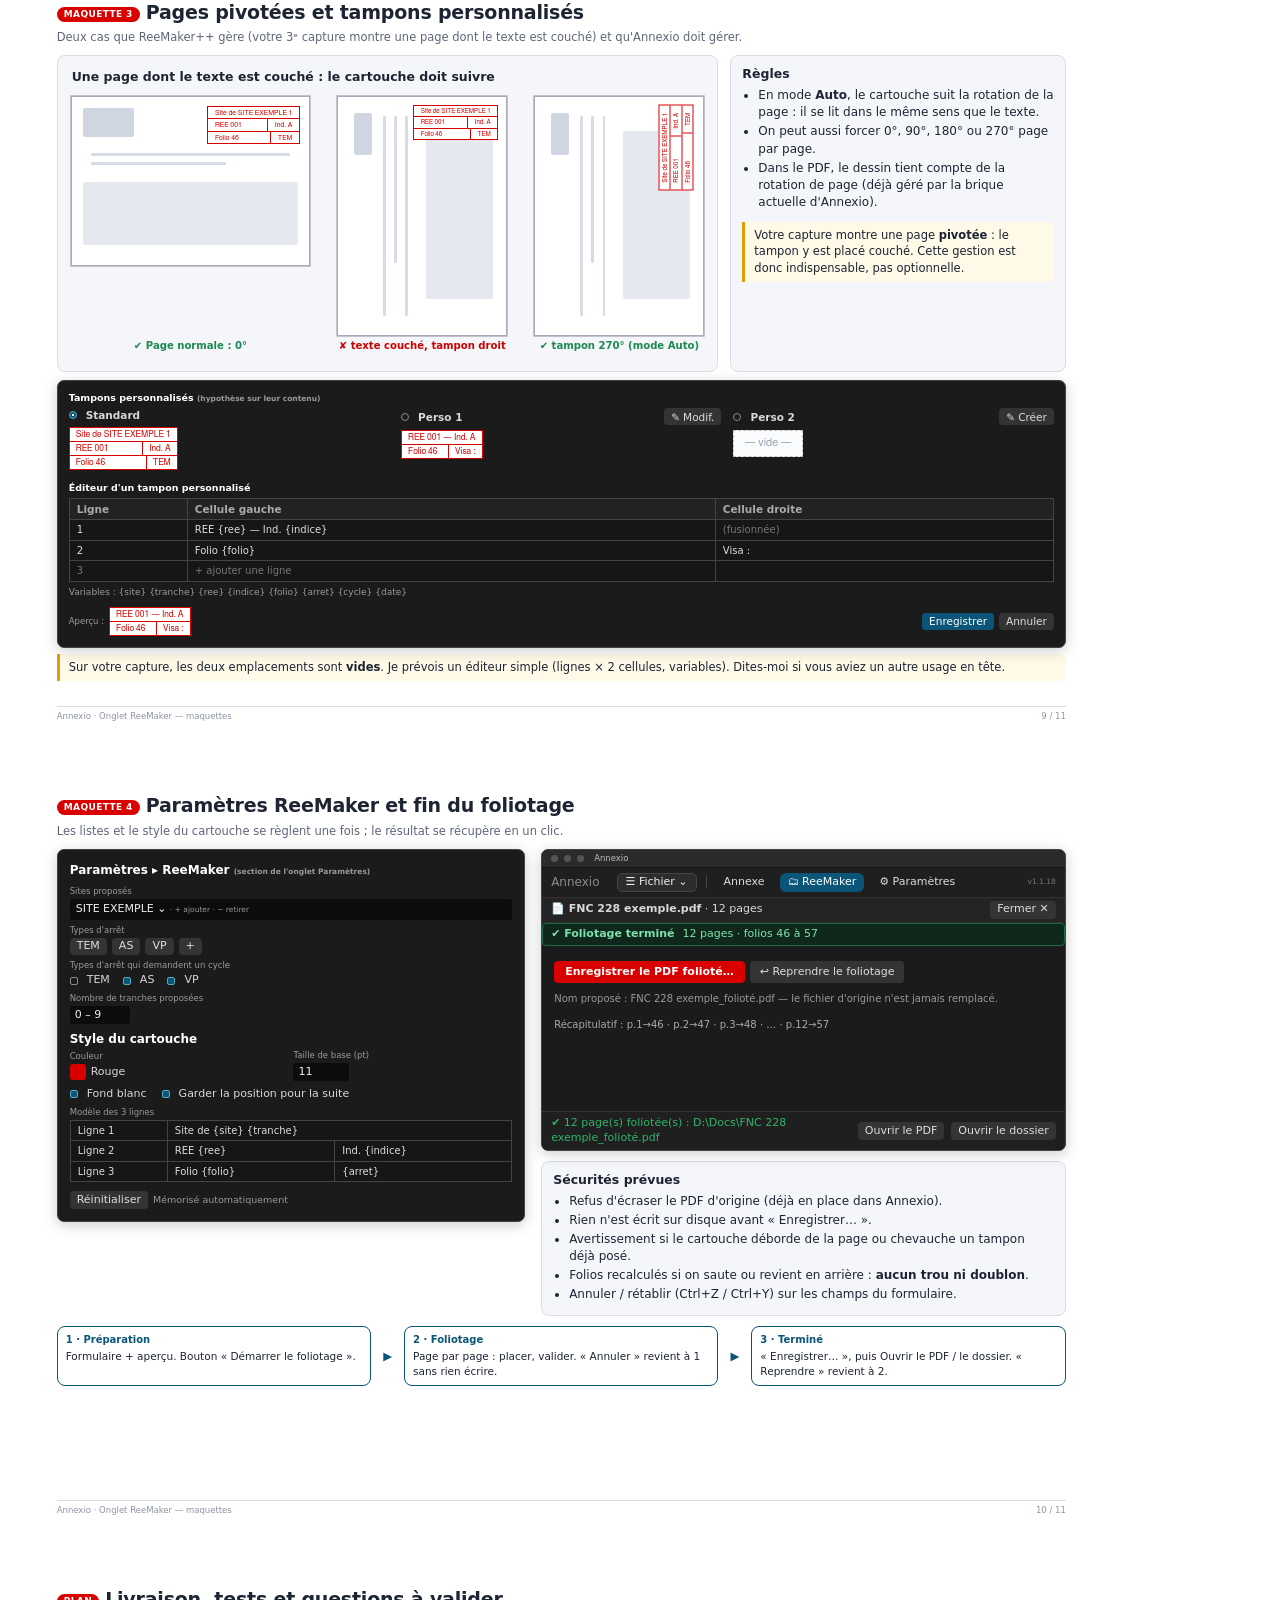
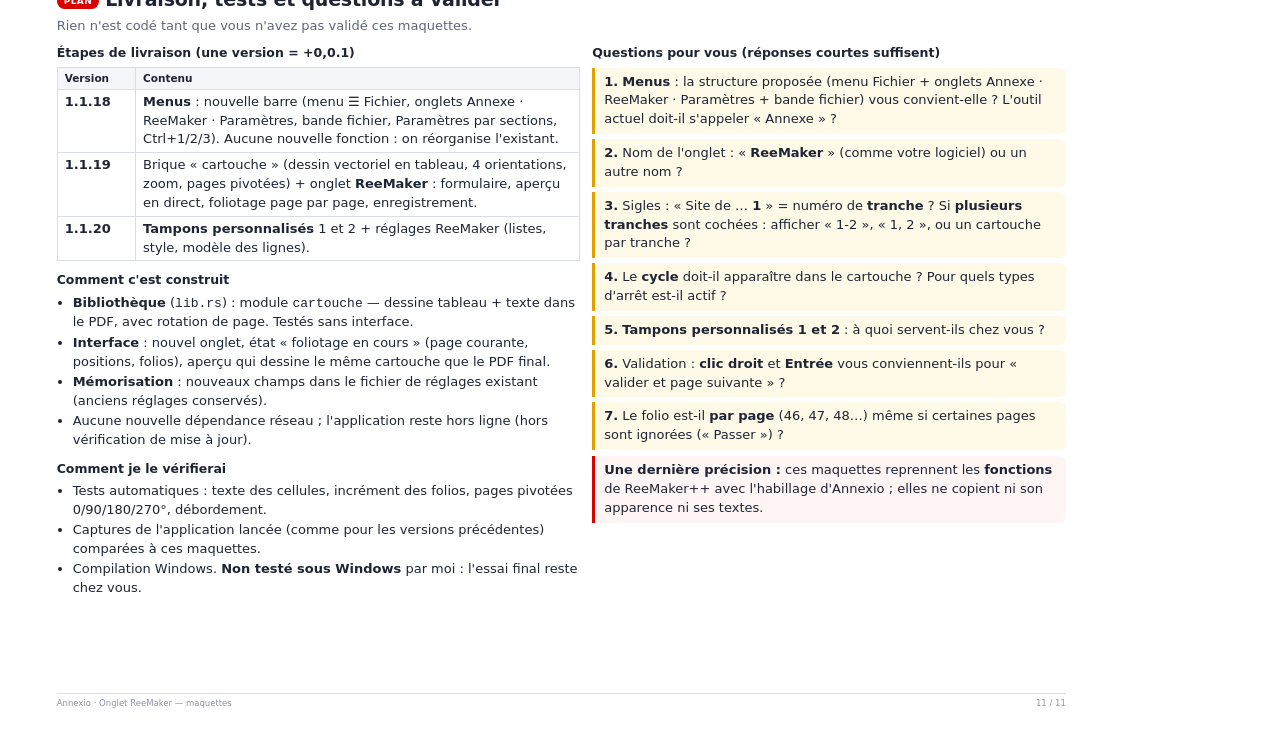
<file: docs/maquettes-reemaker.html>
<!doctype html>
<html lang="fr">
<head>
<meta charset="utf-8">
<title>Annexio — onglet ReeMaker : analyse et maquettes</title>
<style>
@page { size: 297mm 210mm; margin: 0; }
:root { --red:#d90000; --ink:#1d2433; --mut:#5d6679; --line:#d9dde6; --soft:#f4f6fa; --acc:#0a5578; }
* { box-sizing: border-box; }
html, body { margin:0; padding:0; }
body { font-family: Inter, "DejaVu Sans", sans-serif; color: var(--ink); font-size: 11.5px; line-height: 1.45; }
.page { width:297mm; height:210mm; padding:13mm 15mm 11mm; position:relative; overflow:hidden; page-break-after:always; background:#fff; }
.page:last-child { page-break-after:auto; }
h1 { font-size:27px; margin:0 0 4px; letter-spacing:-.4px; }
h2 { font-size:19px; margin:0 0 3px; letter-spacing:-.2px; }
h3 { font-size:12.5px; margin:0 0 4px; }
.sub { color:var(--mut); margin:0 0 9px; }
.tag { display:inline-block; background:var(--red); color:#fff; font-size:9px; font-weight:700; padding:1px 7px; border-radius:9px; letter-spacing:.4px; vertical-align:2px; margin-right:6px; }
.foot { position:absolute; left:15mm; right:15mm; bottom:5.5mm; display:flex; justify-content:space-between; color:#8b93a5; font-size:8.5px; border-top:1px solid var(--line); padding-top:3px; }
.cols { display:flex; gap:12px; }
.card { background:var(--soft); border:1px solid var(--line); border-radius:8px; padding:9px 11px; }
.card p, .card ul { margin:3px 0; }
ul { padding-left:16px; margin:3px 0; }
li { margin:1.5px 0; }
.note { border-left:3px solid var(--red); background:#fff5f5; padding:5px 9px; border-radius:0 6px 6px 0; margin:6px 0; }
.q { border-left:3px solid #e0a100; background:#fff9e8; padding:5px 9px; border-radius:0 6px 6px 0; margin:5px 0; }
table { border-collapse:collapse; width:100%; }
th, td { border:1px solid var(--line); padding:3px 7px; text-align:left; vertical-align:top; }
th { background:var(--soft); font-size:10.5px; }
.pill { display:inline-block; border:1px solid var(--line); background:#fff; border-radius:9px; padding:0 6px; font-size:9.5px; color:var(--mut); }
.flow { display:flex; align-items:stretch; gap:6px; margin:8px 0; }
.step { flex:1; background:#fff; border:1.5px solid var(--acc); border-radius:8px; padding:6px 8px; font-size:10.5px; position:relative; }
.step b { display:block; color:var(--acc); font-size:10px; margin-bottom:1px; }
.arrow { align-self:center; color:var(--acc); font-weight:700; }

/* ── cartouche ── */
.cart { display:inline-block; border:var(--b,1.5px) solid var(--red); color:var(--red); background:#fff; font-family: FreeSans, Arial, Helvetica, sans-serif; font-size:var(--fs,11px); line-height:1.3; text-align:left; white-space:nowrap; }
.cart .row { display:flex; border-top:var(--b,1.5px) solid var(--red); }
.cart .row:first-child { border-top:0; }
.cart .c { padding:1px 6px; }
.cart .c + .c { border-left:var(--b,1.5px) solid var(--red); }
.cart .g { flex:1; }
.cart .r { text-align:right; }
.cart.empty { border:1.5px dashed #b8bfce; color:#9aa2b4; background:#fafbfd; }
.cart.empty .c { padding:5px 10px; }

/* ── fenêtre Annexio (thème sombre) ── */
.win { width:100%; background:#1b1b1b; color:#d8d8d8; border:1px solid #444; border-radius:7px; overflow:hidden; font-size:9px; line-height:1.35; display:flex; flex-direction:column; box-shadow:0 3px 14px #0003; }
.titlebar { background:#2b2b2b; padding:3px 9px; display:flex; align-items:center; gap:6px; border-bottom:1px solid #111; }
.titlebar .dot { width:7px; height:7px; border-radius:50%; background:#555; }
.titlebar .t { margin-left:4px; color:#bbb; font-size:8.5px; }
.tabs { display:flex; align-items:center; gap:7px; padding:5px 9px; border-bottom:1px solid #303030; background:#1f1f1f; }
.tabs .h { font-size:12px; color:#8a8a8a; margin-right:10px; }
.tab { padding:2px 8px; border-radius:6px; color:#ddd; }
.tab.on { background:var(--acc); color:#fff; }
.tab.new { box-shadow:0 0 0 1.5px var(--red); }
.tabs .v { margin-left:auto; color:#777; font-size:7.5px; }
.body { display:flex; flex:1; min-height:0; }
.left { width:var(--lw,185px); border-right:1px solid #333; padding:7px 8px; overflow:hidden; background:#1c1c1c; }
.thumbs { width:76px; border-right:1px solid #333; padding:6px 8px; background:#1c1c1c; }
.th { width:54px; height:70px; background:#fff; border:1px solid #777; border-radius:2px; margin-bottom:16px; position:relative; }
.th.cur { border:2px solid var(--red); }
.th i { position:absolute; right:2px; top:2px; width:6px; height:6px; border-radius:50%; background:var(--red); }
.th span { position:absolute; bottom:-12px; left:0; right:0; text-align:center; font-size:6.5px; color:#999; }
.prev { flex:1; background:#181818; position:relative; padding:6px 8px; }
.zoom { display:flex; gap:4px; align-items:center; margin-bottom:5px; }
.bar { display:flex; align-items:center; gap:6px; padding:4px 9px; border-top:1px solid #333; background:#1f1f1f; }
.bar .ok { color:#2fb36a; }
.bar .sp { margin-left:auto; display:flex; gap:7px; align-items:center; }
.mouse { display:inline-block; width:13px; height:20px; border:1.5px solid #bbb; border-radius:7px 7px 8px 8px; position:relative; flex:none; }
.mouse::before { content:''; position:absolute; top:0; width:50%; height:8px; background:#2fb36a; }
.mouse.l::before { left:0; border-radius:6px 0 0 0; }
.mouse.r::before { right:0; border-radius:0 6px 0 0; }
.btn { white-space:nowrap; display:inline-block; background:#343434; border-radius:4px; padding:1.5px 7px; color:#ddd; }
.btn.red { background:var(--red); color:#fff; font-weight:700; }
.btn.blue { background:var(--acc); color:#fff; }
.btn.big { padding:4px 8px; text-align:center; display:block; }
.lab { color:#9a9a9a; font-size:8.5px; margin:5px 0 1.5px; }
.sec { color:#fff; font-weight:700; margin:7px 0 3px; font-size:9.5px; }
.inp { background:#0c0c0c; border-radius:3px; padding:1.5px 5px; min-height:14px; color:#eee; display:block; }
.inp.dis { color:#666; background:#141414; }
.row2 { display:flex; gap:5px; align-items:center; }
.cb { display:inline-block; width:8px; height:8px; border:1px solid #888; border-radius:2px; margin-right:4px; vertical-align:-1px; }
.cb.on { background:var(--acc); border-color:#5ab; }
.rb { display:inline-block; width:8px; height:8px; border:1px solid #888; border-radius:50%; margin-right:4px; vertical-align:-1px; }
.rb.on { background:radial-gradient(#fff 0 28%, var(--acc) 32%); border-color:#5ab; }
.grid3 { display:grid; grid-template-columns:repeat(3,1fr); gap:1.5px 4px; }
.sheet { background:#fff; position:relative; box-shadow:0 0 0 2px #0006; margin:0 auto; }
.sheet .ln { position:absolute; left:8%; right:8%; height:2.5px; background:#d7dbe3; border-radius:1px; }
.sheet .bl { position:absolute; background:#e5e8ef; border-radius:2px; }
.banner { background:#2a1f10; border:1px solid #6a4a10; color:#ffcf70; padding:3px 8px; border-radius:4px; margin-bottom:5px; display:flex; gap:8px; align-items:center; }
.hint { color:#999; font-size:7.5px; }
.callout { position:absolute; background:var(--red); color:#fff; font-weight:700; font-size:9px; width:16px; height:16px; border-radius:50%; text-align:center; line-height:16px; box-shadow:0 0 0 2px #fff; }
.legend { counter-reset:n; margin:0; padding:0; list-style:none; }
.legend li { counter-increment:n; padding-left:21px; position:relative; margin:4px 0; }
.legend li::before { content:counter(n); position:absolute; left:0; top:1px; width:15px; height:15px; border-radius:50%; background:var(--acc); color:#fff; font-weight:700; font-size:9px; text-align:center; line-height:15px; }
.orient { display:flex; gap:7px; }
.tile { width:92px; height:118px; background:#262626; border:1px solid #444; border-radius:5px; position:relative; }
.tile.on { border:2px solid var(--acc); background:#1d2c36; }
.tile .cart { position:absolute; left:50%; top:50%; transform:translate(-50%,-50%) rotate(var(--rot,0deg)); --fs:6.2px; --b:1px; }
.tile em { position:absolute; bottom:1px; left:0; right:0; text-align:center; font-style:normal; font-size:7.5px; color:#aaa; }
.bd { font-style:normal; display:inline-block; background:var(--acc); color:#fff; border-radius:50%; font-size:.55em; width:1.55em; height:1.55em; line-height:1.55em; text-align:center; vertical-align:middle; margin-left:.45em; font-family:Inter,sans-serif; font-weight:700; }
.vl { position:absolute; top:8%; bottom:8%; width:2.5px; background:#d7dbe3; border-radius:1px; }
.bad { position:absolute; left:0; right:0; bottom:-17px; text-align:center; font-size:9px; font-weight:700; }
.win.big { font-size:10.5px; }
.win { position:relative; }
.menubtn { background:#2d2d2d; border:1px solid #444; border-radius:5px; padding:1px 8px; color:#eee; }
.menubtn.on { background:#3a3a3a; border-color:#888; }
.sepv { width:1px; height:14px; background:#444; margin:0 2px; }
.filebar { display:flex; gap:9px; align-items:center; padding:3px 9px; background:#242424; border-bottom:1px solid #303030; }
.filebar .sp { margin-left:auto; display:flex; gap:6px; }
.nb { display:inline-block; background:var(--red); color:#fff; border-radius:50%; width:13px; height:13px; line-height:13px; text-align:center; font-size:8px; font-weight:700; font-style:normal; margin-left:4px; vertical-align:1px; }
.dd { position:absolute; background:#2a2a2a; border:1px solid #666; border-radius:6px; padding:4px 0; box-shadow:0 6px 18px #000a; z-index:5; min-width:190px; font-size:10px; }
.dd div { padding:3px 12px; display:flex; justify-content:space-between; gap:18px; }
.dd div.sel { background:var(--acc); }
.dd .k { color:#9a9a9a; }
.dd hr { border:0; border-top:1px solid #444; margin:3px 0; }
.subnav { width:150px; border-right:1px solid #333; padding:8px 6px; background:#1c1c1c; }
.subnav div { padding:4px 9px; border-radius:5px; margin-bottom:2px; }
.subnav div.on { background:var(--acc); color:#fff; }
.kbd { display:inline-block; border:1px solid #c3c9d6; border-bottom-width:2px; background:#fff; border-radius:4px; padding:0 5px; font-size:9.5px; font-family:inherit; }
</style>
</head>
<body>

<!-- ══════════ 1. COUVERTURE ══════════ -->
<section class="page" style="background:linear-gradient(135deg,#fff 0 58%,#fff1f1 58%)">
  <div style="margin-top:34mm">
    <div style="display:flex; align-items:center; gap:14px; margin-bottom:18px">
      <div style="width:58px;height:58px;border-radius:14px;background:linear-gradient(135deg,#d93a34,#2f070b);position:relative">
        <div style="position:absolute;left:16px;top:10px;width:26px;height:36px;border:3.5px solid #fff;border-radius:5px"></div>
        <div style="position:absolute;left:21px;top:27px;width:16px;height:10px;background:#ff9f9a;border-radius:2px"></div>
      </div>
      <div style="font-size:15px;color:var(--mut);letter-spacing:.5px;font-weight:600">ANNEXIO</div>
    </div>
    <h1 style="font-size:38px">Nouvel onglet « ReeMaker »</h1>
    <p style="font-size:17px;color:var(--mut);margin:6px 0 22px">Analyse du logiciel de référence et maquettes de ce qui sera créé<br>dans l'application Rust, <b>avant</b> tout développement.</p>
    <div class="cols" style="max-width:215mm">
      <div class="card" style="flex:1"><h3>1 · Analyse</h3><p>Ce que fait ReeMaker++ d'après vos 3 captures, écran par écran.</p></div>
      <div class="card" style="flex:1"><h3>2 · Le cartouche</h3><p>Anatomie, variables, 4 orientations, tampons personnalisés.</p></div>
      <div class="card" style="flex:1"><h3>3 · Menus et maquettes</h3><p>Structure des menus, onglet ReeMaker, foliotage page par page, tampons personnalisés, paramètres.</p></div>
      <div class="card" style="flex:1"><h3>4 · Plan</h3><p>Étapes de livraison, tests, questions à valider.</p></div>
    </div>
  </div>
  <div style="position:absolute; left:15mm; bottom:20mm; color:var(--mut); font-size:11px">
    Document de conception — Annexio, version actuelle 1.1.17 · premier lot prévu : 1.1.18 (menus)<br>
    Toutes les valeurs des maquettes sont <b>fictives</b> (site, REE, etc.). Les photos d'origine ne sont pas reprises.
  </div>
  <div style="position:absolute; right:22mm; top:44mm" >
    <div class="cart" style="--fs:19px;--b:3px;transform:rotate(-4deg);box-shadow:0 8px 24px #d9000030">
      <div class="row"><div class="c g">Site de SITE EXEMPLE 1</div></div>
      <div class="row"><div class="c g">REE 001</div><div class="c">Ind. A</div></div>
      <div class="row"><div class="c g">Folio 46</div><div class="c">TEM</div></div>
    </div>
  </div>
</section>

<!-- ══════════ 2. ANALYSE ══════════ -->
<section class="page">
  <h2><span class="tag">ANALYSE</span>ReeMaker++ : ce que le logiciel fait</h2>
  <p class="sub">Déduit des 3 captures. Les points marqués « hypothèse » sont à confirmer avec vous (voir dernière page).</p>

  <div class="flow">
    <div class="step"><b>1 · Ouvrir</b>Choisir la « procédure PDF à folioter » (bouton <i>Ouvrir</i>).</div><div class="arrow">▶</div>
    <div class="step"><b>2 · Renseigner</b>Site, R.E.E., indice, folio de départ, type d'arrêt, cycle, pages, tranches.</div><div class="arrow">▶</div>
    <div class="step"><b>3 · Démarrer</b>Bouton « Démarrer le foliotage ».</div><div class="arrow">▶</div>
    <div class="step"><b>4 · Placer</b>Page par page : on place le <b>cartouche</b> sur la page affichée.</div><div class="arrow">▶</div>
    <div class="step"><b>5 · Valider</b>« Valider et passer à la page suivante » ; le folio s'incrémente.</div><div class="arrow">▶</div>
    <div class="step"><b>6 · Résultat</b>PDF folioté (nom du type « … folioté0.pdf »).</div>
  </div>

  <div class="cols">
    <div style="flex:1.25">
      <table>
        <tr><th style="width:26%">Élément observé</th><th>Détail</th><th style="width:27%">Dans Annexio</th></tr>
        <tr><td><b>Menu</b></td><td>Démarrer un foliotage · Générer page de garde (non reprise) · Paramètres · À propos · Quitter</td><td>Onglet <b>ReeMaker</b> (+ onglet Paramètres existant)</td></tr>
        <tr><td><b>Fichier</b></td><td>Champ « Procédure PDF à folioter » + bouton Ouvrir ; message d'état « Sélectionner un fichier PDF pour continuer… »</td><td>Réutilise l'ouverture existante (Ctrl+O, glisser-déposer)</td></tr>
        <tr><td><b>Identité du dossier</b></td><td>Site · R.E.E. · Indice (champs texte)</td><td>Champs + mémorisation</td></tr>
        <tr><td><b>Numérotation</b></td><td>« Démarrer le foliotage de la PEE à partir de » (ex. 46)</td><td>Compteur de départ</td></tr>
        <tr><td><b>Arrêt</b></td><td>Type d'arrêt (liste, ex. TEM) · Cycle (numérique, grisé pour certains types : hypothèse)</td><td>Liste modifiable + cycle conditionnel</td></tr>
        <tr><td><b>Pages</b></td><td>Totalité, ou « Page(s) de … à … »</td><td>Idem (+ pages libres déjà connues)</td></tr>
        <tr><td><b>Tranches</b></td><td>Cases Tranche 0 à 9 (ici la 0 est cochée)</td><td>10 cases à cocher</td></tr>
        <tr><td><b>Page de garde</b></td><td>Case « Générer la page de garde ? » + entrée de menu dédiée</td><td><b>Non reprise</b> (retirée à votre demande)</td></tr>
        <tr><td><b>Placement</b></td><td>Souris : un clic place le tampon, un autre valide et passe à la page suivante ; l'aperçu gère des pages <b>pivotées</b></td><td>Clic = placer ; Entrée / clic droit = valider</td></tr>
        <tr><td><b>Réglages du tampon</b></td><td>Zoom du tampon (1,2) · 4 orientations · « Tampon personnalisé 1 » et « 2 » (emplacements vides)</td><td>Zoom, 4 orientations, 2 emplacements perso</td></tr>
        <tr><td><b>Suivi</b></td><td>Barre d'état : « Nombre de pages traitées : 2 · Début du foliotage, page 1 / 2 »</td><td>Bandeau de progression + liste récapitulative</td></tr>
      </table>
    </div>
    <div style="flex:.75">
      <div class="card">
        <h3>Le cartouche (3 lignes, bordure rouge)</h3>
        <div style="margin:7px 0 5px">
          <div class="cart" style="--fs:13px"><div class="row"><div class="c g">Site de SITE EXEMPLE 1</div></div><div class="row"><div class="c g">REE 001</div><div class="c">Ind. A</div></div><div class="row"><div class="c g">Folio 46</div><div class="c">TEM</div></div></div>
        </div>
        <ul>
          <li>Ligne 1 : <b>Site</b> + n° de <b>tranche</b></li>
          <li>Ligne 2 : <b>REE</b> | <b>Indice</b></li>
          <li>Ligne 3 : <b>Folio</b> | <b>type d'arrêt</b></li>
        </ul>
      </div>
      <div class="note"><b>Point clé :</b> contrairement au tampon « Annexe X Folio n/N » d'Annexio (une ligne), le cartouche est un <b>tableau à cellules</b>, avec orientation et zoom, et <b>un folio par page</b> choisi dans un ordre continu sur plusieurs documents (départ à 46).</div>
      <div class="q"><b>À ne pas deviner :</b> le sens exact des sigles (REE, PEE, TEM, tranche, cycle). Ils seront traités comme des <b>champs libres</b> ; seul leur affichage dans le cartouche compte.</div>
    </div>
  </div>
  <div class="foot"><span>Annexio · Onglet ReeMaker — maquettes</span><span>2 / 11</span></div>
</section>

<!-- ══════════ MENUS 1 ══════════ -->
<section class="page">
  <h2><span class="tag">MENUS</span>Une structure cohérente : 3 outils, 1 fichier, 1 réglage</h2>
  <p class="sub">Aujourd'hui « Fichier » est un onglet comme les autres alors qu'il concerne tous les outils. Ajouter ReeMaker tel quel créerait deux logiques différentes.</p>
  <div class="cols">
    <div style="flex:1">
      <h3>Si on ajoutait ReeMaker sans rien changer</h3>
      <div class="win" style="height:auto"><div class="tabs"><span class="h">Annexio</span><span class="tab on">📄 Fichier</span><span class="tab">⚙ Paramètres</span><span class="tab">🗂 ReeMaker</span></div></div>
      <ul style="margin-top:5px">
        <li><b>Fichier</b> est un onglet, alors qu'ouvrir/fermer vaut pour tous les outils.</li>
        <li>Le tampon « Annexe X Folio n/N » se règle dans <b>Paramètres</b>, mais ReeMaker dans <b>son onglet</b> : deux logiques.</li>
        <li>Deux endroits pour « Ouvrir » (onglet Fichier et formulaire ReeMaker).</li>
      </ul>
      <h3 style="margin-top:12px">Structure proposée</h3>
      <div class="win" style="height:auto"><div class="tabs"><span class="h">Annexio</span><span class="menubtn">☰ Fichier ⌄</span><span class="sepv"></span><span class="tab on">Annexe</span><span class="tab">🗂 ReeMaker</span><span class="tab">⚙ Paramètres</span></div><div class="filebar"><span>📄 <b>FNC 228 exemple.pdf</b> · 12 pages</span><span class="btn">‹</span><span>Page 1/12</span><span class="btn">›</span><span class="sp"><span class="btn">Récents ⌄</span><span class="btn">Fermer ✕</span></span></div></div>
      <div class="card" style="margin-top:8px">
        <ol style="margin:0;padding-left:18px">
          <li><b>Un outil = un onglet.</b> L'onglet contient le formulaire du document en cours (<b>Annexe</b> ou <b>ReeMaker</b>).</li>
          <li><b>Paramètres = préférences durables</b> (apparence, mises à jour, listes ReeMaker…), jamais le travail en cours.</li>
          <li><b>Le fichier est global</b> : un menu « ☰ Fichier » et une bande qui reste sous les onglets ; l'aperçu, les miniatures et la barre du bas sont communs.</li>
        </ol>
      </div>
      <div class="note">Raccourcis : <span class="kbd">Ctrl</span>+<span class="kbd">1</span> Annexe · <span class="kbd">Ctrl</span>+<span class="kbd">2</span> ReeMaker · <span class="kbd">Ctrl</span>+<span class="kbd">3</span> Paramètres.</div>
    </div>
    <div style="flex:1.05">
      <h3>Où se trouve chaque fonction</h3>
      <table style="font-size:10.5px">
        <tr><th>Fonction</th><th>Emplacement proposé</th><th style="width:22%">Avant</th></tr>
        <tr><td>Ouvrir · récents · fermer</td><td>Menu <b>Fichier</b> + bande fichier</td><td>onglet Fichier</td></tr>
        <tr><td>Navigation de pages</td><td>Bande fichier, molette, miniatures</td><td>onglet Fichier</td></tr>
        <tr><td>Texte « Annexe X Folio n/N », folio, taille, pages</td><td>Onglet <b>Annexe</b></td><td>Paramètres</td></tr>
        <tr><td>Position (coins, marge, flèches)</td><td>Onglets <b>Annexe</b> et <b>ReeMaker</b></td><td>Paramètres</td></tr>
        <tr><td>Formulaire du cartouche</td><td>Onglet <b>ReeMaker</b></td><td>— (nouveau)</td></tr>
        <tr><td>Générer / enregistrer</td><td>Barre du bas · Fichier ▸ Enregistrer</td><td>onglet Fichier</td></tr>
        <tr><td>Annuler / rétablir</td><td>En haut du formulaire de chaque outil (↶ ↷, Ctrl+Z / Ctrl+Y)</td><td>Paramètres</td></tr>
        <tr><td>Thème, taille, miniatures</td><td>Paramètres ▸ <b>Apparence</b></td><td>Paramètres</td></tr>
        <tr><td>Mises à jour</td><td>Paramètres ▸ <b>Mises à jour</b></td><td>Paramètres</td></tr>
        <tr><td>Listes, style, tampons perso ReeMaker</td><td>Paramètres ▸ <b>ReeMaker</b></td><td>— (nouveau)</td></tr>
        <tr><td>Raccourcis · version</td><td>Paramètres ▸ <b>Raccourcis</b> / <b>À propos</b></td><td>Paramètres</td></tr>
      </table>
      <div class="q" style="margin-top:7px">« Annexe » devient le nom de l'outil actuel (tampon sur une ligne). Convient-il, ou préférez-vous un autre nom (« Tampon », « Folio »…) ?</div>
    </div>
  </div>
  <h3 style="margin-top:12px">Parcours type</h3>
  <div class="flow">
    <div class="step"><b>1 · Ouvrir</b>Ctrl+O, ou menu ☰ Fichier, ou glisser le PDF dans la fenêtre.</div><div class="arrow">▶</div>
    <div class="step"><b>2 · Choisir l'outil</b>Onglet Annexe (tampon sur une ligne) ou ReeMaker (cartouche) — Ctrl+1 / Ctrl+2.</div><div class="arrow">▶</div>
    <div class="step"><b>3 · Régler et placer</b>Formulaire à gauche, tampon glissé dans l'aperçu, flèches pour ajuster.</div><div class="arrow">▶</div>
    <div class="step"><b>4 · Générer</b>Barre du bas ou Ctrl+S → « Enregistrer sous », puis « Ouvrir le PDF / le dossier ».</div>
  </div>
  <div class="foot"><span>Annexio · Onglet ReeMaker — maquettes</span><span>3 / 11</span></div>
</section>

<!-- ══════════ MENUS 2 ══════════ -->
<section class="page">
  <h2><span class="tag">MENUS</span>L'application complète : onglet « Annexe » et menu Fichier ouvert</h2>
  <p class="sub">Même fenêtre pour tous les outils : seule la colonne de gauche change d'un onglet à l'autre.</p>
  <div class="win big" style="height:134mm;font-size:11px">
    <div class="titlebar"><span class="dot"></span><span class="dot"></span><span class="dot"></span><span class="t">Annexio</span></div>
    <div class="tabs"><span class="h">Annexio</span><span class="menubtn on">☰ Fichier ⌄</span><i class="nb">1</i><span class="sepv"></span><span class="tab on">Annexe</span><span class="tab">🗂 ReeMaker</span><span class="tab">⚙ Paramètres</span><i class="nb">2</i><span class="v">v1.1.18</span></div>
    <div class="filebar"><span>📄 <b>FNC 228 exemple.pdf</b> · 12 pages</span><i class="nb">3</i><span class="btn">‹</span><span>Page 1/12</span><span class="btn">›</span><span class="hint">Ctrl+O ouvrir · Ctrl+W fermer</span><span class="sp"><span class="btn">Récents ⌄</span><span class="btn">Fermer ✕</span></span></div>
    <div class="dd" style="left:68px;top:56px">
      <div class="sel"><span>📂 Ouvrir un PDF…</span><span class="k">Ctrl+O</span></div>
      <div><span>🕘 Ouvrir un fichier récent</span><span class="k">▸</span></div>
      <hr><div><span>💾 Générer / Enregistrer sous…</span><span class="k">Ctrl+S</span></div>
      <div><span>📁 Ouvrir le dossier du fichier</span><span class="k"></span></div>
      <hr><div><span>✕ Fermer le PDF</span><span class="k">Ctrl+W</span></div>
      <div><span>⏻ Quitter</span><span class="k">Ctrl+Q</span></div>
    </div>
    <div class="body">
      <div class="left" style="--lw:290px">
        <div class="sec" style="margin-top:0">Tampon « Annexe X Folio n/N » <i class="nb">4</i></div>
        <div class="row2"><div style="flex:1"><div class="lab" style="margin-top:0">Annexe (X)</div><div class="inp">1</div></div><div style="flex:1"><div class="lab" style="margin-top:0">Premier folio</div><div class="inp">1</div></div></div>
        <div class="lab">Texte</div><div class="inp">Annexe {annexe} Folio {n}/{total} ⌄</div>
        <div class="row2"><div style="flex:1"><div class="lab">Total (N)</div><div class="inp dis">auto</div></div><div style="flex:1"><div class="lab">Taille (pt)</div><div class="inp">14</div></div></div>
        <div class="lab">Pages</div><div class="inp dis">toutes</div>
        <div class="row2" style="margin-top:3px"><span class="btn">Toutes</span><span class="btn">Paires</span><span class="btn">Impaires</span><span class="btn">Courante</span></div>
        <div style="margin-top:6px"><i class="cb on"></i>Fond blanc</div>
        <div class="sec">Position</div>
        <div class="row2"><span class="btn">↖ Haut gauche</span><span class="btn">Haut droite ↗</span></div>
        <div class="row2" style="margin-top:3px"><span class="btn">Centre</span><span class="btn">↙ Bas gauche</span><span class="btn">Bas droite ↘</span></div>
        <div class="row2" style="margin-top:5px">Marge <span class="inp" style="width:46px">20 pt</span><span class="btn" style="margin-left:auto">↶</span><span class="btn">↷</span></div>
      </div>
      <div class="thumbs"><div class="th"><i></i><span>1</span></div><div class="th"><i></i><span>2</span></div><div class="th cur"><i></i><span>3</span></div><div class="th"><i></i><span>4</span></div></div>
      <div class="prev">
        <div class="zoom"><span class="btn">−</span><span style="color:#999">90 %</span><span class="btn">+</span><span class="btn blue">Page entière</span><span class="btn">Largeur</span><i class="nb">6</i></div>
        <div class="sheet" style="width:262px;height:371px">
          <div class="bl" style="left:12px;top:12px;width:56px;height:34px;background:#cfd6e2"></div>
          <div class="ln" style="top:62px"></div><div class="ln" style="top:71px;right:30%"></div><div class="ln" style="top:80px"></div>
          <div class="bl" style="left:12px;right:12px;top:106px;height:84px"></div>
          <div class="ln" style="top:208px"></div><div class="ln" style="top:217px"></div><div class="ln" style="top:226px;right:40%"></div>
          <div style="position:absolute;right:10px;top:10px"><div style="display:inline-block;border:1.2px solid var(--red);color:var(--red);background:#fff;font-family:FreeSans,Arial,sans-serif;font-size:9px;padding:2px 7px;white-space:nowrap">Annexe 1 Folio 3/12</div></div>
        </div>
      </div>
    </div>
    <div class="bar"><i class="nb" style="margin:0 4px 0 0">7</i><span class="ok">« FNC 228 exemple.pdf » chargé (12 page(s)).</span><span class="sp"><span>Page 3/12</span><span class="btn red">Générer le PDF…</span></span></div>
  </div>
  <div class="cols" style="margin-top:7px">
    <ol class="legend" style="flex:1;font-size:11px;margin:0"><li><b>Menu Fichier</b> : ouvrir, récents, enregistrer, fermer, quitter</li><li><b>Onglets d'outils</b> : Annexe · ReeMaker · Paramètres</li><li><b>Bande fichier</b> : nom, pages, navigation, fermer (commune)</li></ol>
    <ol class="legend" style="flex:1;font-size:11px;margin:0;counter-reset:n 3"><li><b>Formulaire de l'outil</b> actif (seule zone qui change)</li><li><b>Miniatures</b> (pastille rouge = page tamponnée)</li><li><b>Aperçu</b> et zoom, communs à tous les outils</li><li><b>Barre du bas</b> : état + action (« Générer… » ; « Démarrer / Enregistrer » pour ReeMaker)</li></ol>
  </div>
  <div class="foot"><span>Annexio · Onglet ReeMaker — maquettes</span><span>4 / 11</span></div>
</section>

<!-- ══════════ MENUS 3 ══════════ -->
<section class="page">
  <h2><span class="tag">MENUS</span>L'onglet « Paramètres » : une liste de sections</h2>
  <p class="sub">Les préférences durables sont regroupées par thème, au lieu d'une longue colonne. La bande fichier reste visible mais l'aperçu laisse la place aux réglages.</p>
  <div class="cols">
    <div style="flex:1.7">
      <div class="win big" style="height:142mm;font-size:12px">
        <div class="titlebar"><span class="dot"></span><span class="dot"></span><span class="dot"></span><span class="t">Annexio</span></div>
        <div class="tabs"><span class="h">Annexio</span><span class="menubtn">☰ Fichier ⌄</span><span class="sepv"></span><span class="tab">Annexe</span><span class="tab">🗂 ReeMaker</span><span class="tab on">⚙ Paramètres</span><span class="v">v1.1.18</span></div>
        <div class="filebar"><span>📄 <b>FNC 228 exemple.pdf</b> · 12 pages</span><span class="btn">‹</span><span>Page 1/12</span><span class="btn">›</span><span class="hint">Ctrl+O ouvrir · Ctrl+W fermer</span><span class="sp"><span class="btn">Récents ⌄</span><span class="btn">Fermer ✕</span></span></div>
        <div class="body">
          <div class="subnav" style="width:170px"><div class="on">🎨 Apparence</div><div>🔖 Annexe</div><div>🗂 ReeMaker</div><div>⬆ Mises à jour</div><div>⌨ Raccourcis</div><div>ℹ À propos</div></div>
          <div style="flex:1;padding:12px 16px;overflow:hidden">
            <div class="sec" style="margin-top:0;font-size:12.5px">Apparence</div>
            <div class="lab">Thème</div>
            <div class="row2"><span class="btn blue">Système</span><span class="btn">Clair</span><span class="btn">Sombre</span></div>
            <div class="lab">Taille de l'interface</div>
            <div class="row2"><span style="display:inline-block;width:170px;height:5px;background:#444;border-radius:3px;position:relative"><span style="position:absolute;left:34px;top:-4px;width:13px;height:13px;border-radius:50%;background:#ddd"></span></span><span class="inp" style="width:60px">100 %</span><span class="btn">100 %</span></div>
            <div style="margin-top:9px"><i class="cb on"></i>Afficher les miniatures des pages</div>
            <div class="sec" style="font-size:12.5px;margin-top:14px">Aperçu</div>
            <div class="lab">Zoom par défaut</div><div class="row2"><span class="btn blue">Page entière</span><span class="btn">Largeur</span></div>
            <div style="margin-top:9px"><i class="cb on"></i>La molette change de page (quand la page n'est pas agrandie)</div>
          </div>
        </div>
        <div class="bar"><span class="ok">« FNC 228 exemple.pdf » chargé (12 page(s)).</span><span class="sp"><span class="btn red">Générer le PDF…</span></span></div>
      </div>
    </div>
    <div style="flex:.8">
      <h3>Contenu de chaque section</h3>
      <table style="font-size:10.5px">
        <tr><td><b>🎨 Apparence</b></td><td>Thème, taille de l'interface, miniatures, zoom par défaut</td></tr>
        <tr><td><b>🔖 Annexe</b></td><td>Valeurs par défaut du tampon actuel : texte, taille, fond, marge</td></tr>
        <tr><td><b>🗂 ReeMaker</b></td><td>Sites, types d'arrêt, tranches, style du cartouche, modèle des 3 lignes, tampons personnalisés</td></tr>
        <tr><td><b>⬆ Mises à jour</b></td><td>Vérifier au démarrage, rechercher maintenant, version installée</td></tr>
        <tr><td><b>⌨ Raccourcis</b></td><td>Liste complète (lecture seule)</td></tr>
        <tr><td><b>ℹ À propos</b></td><td>Version, dossier des réglages, licence</td></tr>
      </table>
      <div class="note">Règle : un réglage qui change <b>à chaque document</b> (annexe, site, folio de départ…) est dans l'<b>onglet de l'outil</b> ; un réglage qu'on fait <b>une fois</b> est ici.</div>
      <div class="q">« Annexe » (valeurs par défaut) évite de ressaisir le texte et la taille à chaque lancement ; l'onglet Annexe les reprend au démarrage.</div>
    </div>
  </div>
  <div class="foot"><span>Annexio · Onglet ReeMaker — maquettes</span><span>5 / 11</span></div>
</section>

<!-- ══════════ 3. CARTOUCHE ══════════ -->
<section class="page">
  <h2><span class="tag">CARTOUCHE</span>Anatomie, variables et orientations</h2>
  <p class="sub">Le cartouche sera dessiné dans le PDF (traits et texte vectoriels, Helvetica), jamais en image : net à l'impression et à tout zoom.</p>
  <div class="cols">
    <div style="flex:1.05">
      <div class="card" style="padding:16px 18px">
        <div class="cart" style="--fs:23px;--b:3px">
          <div class="row"><div class="c g">Site de SITE EXEMPLE 1 <i class="bd">1</i></div></div>
          <div class="row"><div class="c g">REE 001 <i class="bd">2</i></div><div class="c">Ind. A <i class="bd">3</i></div></div>
          <div class="row"><div class="c g">Folio 46 <i class="bd">4</i></div><div class="c">TEM <i class="bd">5</i></div></div>
        </div>
        <ol class="legend" style="margin-top:14px;font-size:12.5px">
          <li><b>Site + tranche</b> : <code>Site de {site} {tranche}</code></li>
          <li><b>REE</b> : <code>REE {ree}</code></li>
          <li><b>Indice</b> : <code>Ind. {indice}</code></li>
          <li><b>Folio</b> : <code>Folio {folio}</code> — +1 à chaque page</li>
          <li><b>Type d'arrêt</b> : <code>{arret}</code> (le cycle peut s'y ajouter : <code>{arret} {cycle}</code>)</li>
        </ol>
      </div>
      <div class="note">Le texte de chaque cellule est un <b>modèle</b> modifiable dans les paramètres : on peut changer les mots (« Site de », « Ind. »…), réordonner ou ajouter une variable.</div>
    </div>
    <div style="flex:.95">
      <h3>Orientation (4 choix + automatique)</h3>
      <div class="win" style="background:#202020; padding:10px">
        <div class="orient">
          <div class="tile on" style="--rot:0deg"><div class="cart" style="--fs:6.2px;--b:1px;"><div class="row"><div class="c g">Site de SITE EXEMPLE 1</div></div><div class="row"><div class="c g">REE 001</div><div class="c">Ind. A</div></div><div class="row"><div class="c g">Folio 46</div><div class="c">TEM</div></div></div><em>0° · normal</em></div>
          <div class="tile" style="--rot:90deg"><div class="cart" style="--fs:6.2px;--b:1px;"><div class="row"><div class="c g">Site de SITE EXEMPLE 1</div></div><div class="row"><div class="c g">REE 001</div><div class="c">Ind. A</div></div><div class="row"><div class="c g">Folio 46</div><div class="c">TEM</div></div></div><em>90°</em></div>
          <div class="tile" style="--rot:180deg"><div class="cart" style="--fs:6.2px;--b:1px;"><div class="row"><div class="c g">Site de SITE EXEMPLE 1</div></div><div class="row"><div class="c g">REE 001</div><div class="c">Ind. A</div></div><div class="row"><div class="c g">Folio 46</div><div class="c">TEM</div></div></div><em>180°</em></div>
          <div class="tile" style="--rot:270deg"><div class="cart" style="--fs:6.2px;--b:1px;"><div class="row"><div class="c g">Site de SITE EXEMPLE 1</div></div><div class="row"><div class="c g">REE 001</div><div class="c">Ind. A</div></div><div class="row"><div class="c g">Folio 46</div><div class="c">TEM</div></div></div><em>270°</em></div>
        </div>
        <div style="margin-top:8px;font-size:10px" class="row2"><span class="rb on"></span>Automatique <span class="hint" style="font-size:9px">(suit la rotation de la page, comme dans votre exemple pivoté)</span></div>
      </div>
      <h3 style="margin-top:12px">Zoom du tampon</h3>
      <div class="cols" style="align-items:flex-end;gap:16px">
        <div style="text-align:center"><div class="cart" style="--fs:8px;--b:1px;"><div class="row"><div class="c g">Site de SITE EXEMPLE 1</div></div><div class="row"><div class="c g">REE 001</div><div class="c">Ind. A</div></div><div class="row"><div class="c g">Folio 46</div><div class="c">TEM</div></div></div><div style="color:#5d6679;font-size:10px;margin-top:2px">0,8</div></div>
        <div style="text-align:center"><div class="cart" style="--fs:10px;--b:1.2px;"><div class="row"><div class="c g">Site de SITE EXEMPLE 1</div></div><div class="row"><div class="c g">REE 001</div><div class="c">Ind. A</div></div><div class="row"><div class="c g">Folio 46</div><div class="c">TEM</div></div></div><div style="color:#5d6679;font-size:10px;margin-top:2px">1,0</div></div>
        <div style="text-align:center"><div class="cart" style="--fs:12.5px;--b:1.5px;"><div class="row"><div class="c g">Site de SITE EXEMPLE 1</div></div><div class="row"><div class="c g">REE 001</div><div class="c">Ind. A</div></div><div class="row"><div class="c g">Folio 46</div><div class="c">TEM</div></div></div><div style="color:#5d6679;font-size:10px;margin-top:2px">1,2</div></div>
      </div>
      <p class="sub" style="margin-top:6px">Le zoom agit sur la taille du texte (taille de base réglable) ; la largeur suit le texte. Plage prévue : 0,5 à 3.</p>
    </div>
  </div>
  <div class="cols" style="margin-top:6px">
    <div class="card" style="flex:1"><h3>Mesure</h3><p>Largeur du texte calculée avec les <b>vraies largeurs Helvetica</b> (déjà utilisées par Annexio) : le cartouche ne déborde jamais de ses cellules.</p></div>
    <div class="card" style="flex:1"><h3>Colonnes</h3><p>Colonne de droite = la plus large des cellules de droite ; la ligne 1 occupe toute la largeur ; trait intérieur identique à la bordure.</p></div>
    <div class="card" style="flex:1"><h3>Position</h3><p>Coin haut-gauche mémorisé <b>en proportion de la page</b> ; le cartouche reste dans la page (pas de débordement).</p></div>
    <div class="card" style="flex:1"><h3>Fond</h3><p>Fond blanc optionnel (déjà présent dans Annexio) pour masquer ce qu'il recouvre.</p></div>
  </div>
  <div class="foot"><span>Annexio · Onglet ReeMaker — maquettes</span><span>6 / 11</span></div>
</section>

<!-- ══════════ 4. MAQUETTE : ONGLET ══════════ -->
<section class="page">
  <h2><span class="tag">MAQUETTE 1</span>Le nouvel onglet « ReeMaker » (avant de démarrer)</h2>
  <p class="sub">Il s'ajoute à la barre d'onglets, entre Annexe et Paramètres. L'aperçu montre déjà le cartouche tel qu'il sera posé.</p>
  <div class="win big" style="height:141mm">
    <div class="titlebar"><span class="dot"></span><span class="dot"></span><span class="dot"></span><span class="t">Annexio</span></div>
    <div class="tabs"><span class="h">Annexio</span><span class="menubtn">☰ Fichier ⌄</span><span class="sepv"></span><span class="tab">Annexe</span><span class="tab on new">🗂 ReeMaker</span><span class="tab">⚙ Paramètres</span><span class="v">v1.1.18</span></div><div class="filebar"><span>📄 <b>FNC 228 exemple.pdf</b> · 12 pages</span><span class="btn">‹</span><span>Page 1/12</span><span class="btn">›</span><span class="hint">Ctrl+O ouvrir · Ctrl+W fermer</span><span class="sp"><span class="btn">Récents ⌄</span><span class="btn">Fermer ✕</span></span></div>
    <div class="body">
      <div class="left" style="--lw:318px">
        <div class="sec" style="margin-top:0">Dossier</div>
        <div class="row2"><div style="flex:2"><div class="lab" style="margin-top:0">Site</div><div class="inp">SITE EXEMPLE</div></div><div style="flex:1.4"><div class="lab" style="margin-top:0">R.E.E.</div><div class="inp">REE 001</div></div><div style="flex:.6"><div class="lab" style="margin-top:0">Indice</div><div class="inp">A</div></div></div>
        <div class="row2" style="margin-top:2px"><div style="flex:1.3"><div class="lab">Folio de départ</div><div class="inp">46 ⇅</div></div><div style="flex:1.3"><div class="lab">Type d'arrêt</div><div class="inp">TEM ⌄</div></div><div style="flex:1"><div class="lab">Cycle</div><div class="inp dis">36 ⇅</div></div></div>
        <div class="sec">Pages à folioter</div>
        <div class="row2"><span><span class="rb on"></span>Totalité</span><span style="margin-left:8px"><span class="rb"></span>Pages de</span><span class="inp dis" style="width:28px">1</span>à<span class="inp dis" style="width:28px">12</span></div>
        <div class="sec">Tranche(s) concernée(s)</div>
        <div style="display:grid;grid-template-columns:repeat(5,1fr);gap:2px 4px"><span><i class="cb on"></i>0</span><span><i class="cb"></i>1</span><span><i class="cb"></i>2</span><span><i class="cb"></i>3</span><span><i class="cb"></i>4</span><span><i class="cb"></i>5</span><span><i class="cb"></i>6</span><span><i class="cb"></i>7</span><span><i class="cb"></i>8</span><span><i class="cb"></i>9</span></div>
        <div class="sec">Tampon</div>
        <div class="row2"><span class="rb on"></span>Standard <span class="rb" style="margin-left:6px"></span>Perso 1 <span class="rb" style="margin-left:6px"></span>Perso 2</div>
        <div class="row2" style="margin-top:3px">Zoom <span class="inp" style="width:44px">1,2 ⇅</span> Orientation <span class="btn blue">Auto</span><span class="btn">0°</span><span class="btn">90°</span></div>
        <div class="btn red big" style="margin-top:8px;font-size:11px">▶ Démarrer le foliotage</div>
      </div>
      <div class="thumbs"><div class="th cur"><i></i><span>1</span></div><div class="th"><i></i><span>2</span></div><div class="th"><i></i><span>3</span></div><div class="th"><i></i><span>4</span></div></div>
      <div class="prev">
        <div class="zoom"><span class="btn">−</span><span style="color:#999">95 %</span><span class="btn">+</span><span class="btn blue">Page entière</span><span class="btn">Largeur</span></div>
        <div class="sheet" style="width:262px;height:371px">
          <div class="bl" style="left:14px;top:14px;width:64px;height:40px;background:#cfd6e2"></div>
          <div class="ln" style="top:72px"></div><div class="ln" style="top:82px;right:30%"></div><div class="ln" style="top:92px"></div>
          <div class="bl" style="left:14px;right:14px;top:122px;height:96px"></div>
          <div class="ln" style="top:238px"></div><div class="ln" style="top:248px"></div><div class="ln" style="top:258px;right:40%"></div>
          <div class="ln" style="top:288px"></div><div class="ln" style="top:298px;right:25%"></div>
          <div class="cart" style="--fs:8.4px;--b:1.2px;position:absolute;right:12px;top:12px"><div class="row"><div class="c g">Site de SITE EXEMPLE 0</div></div><div class="row"><div class="c g">REE 001</div><div class="c">Ind. A</div></div><div class="row"><div class="c g">Folio 46</div><div class="c">TEM</div></div></div>
        </div>
      </div>
    </div>
    <div class="bar"><span class="ok">Prêt : 12 page(s), folios 46 à 57.</span><span class="sp"><span>Page 1/12</span><span class="btn red">Générer le PDF…</span></span></div>
  </div>
  <div class="cols" style="margin-top:7px">
    <div class="card" style="flex:1"><h3>Même logique que ReeMaker++</h3><p>Mêmes champs dans le même ordre : site, REE, indice, folio de départ, type d'arrêt, cycle, pages, tranches.</p></div>
    <div class="card" style="flex:1"><h3>Plus pratique</h3><p>« Folios 46 à 57 » affiché d'avance ; cartouche mis à jour en direct dans l'aperçu ; réglages mémorisés d'une session à l'autre.</p></div>
    <div class="card" style="flex:1"><h3>Champs conditionnels</h3><p>Cycle grisé tant que le type d'arrêt ne l'exige pas (hypothèse) ; « Pages de … à … » grisé tant que « Totalité » est choisi.</p></div>
  </div>
  <div class="foot"><span>Annexio · Onglet ReeMaker — maquettes</span><span>7 / 11</span></div>
</section>

<!-- ══════════ 5. MAQUETTE : FOLIOTAGE PAGE PAR PAGE ══════════ -->
<section class="page">
  <h2><span class="tag">MAQUETTE 2</span>Foliotage page par page</h2>
  <p class="sub">Même principe que ReeMaker++ (placer, valider, page suivante), avec en plus de quoi aller vite et corriger.</p>
  <div class="win big" style="height:136mm">
    <div class="titlebar"><span class="dot"></span><span class="dot"></span><span class="dot"></span><span class="t">Annexio</span></div>
    <div class="tabs"><span class="h">Annexio</span><span class="menubtn">☰ Fichier ⌄</span><span class="sepv"></span><span class="tab">Annexe</span><span class="tab on">🗂 ReeMaker</span><span class="tab">⚙ Paramètres</span><span class="v">v1.1.18</span></div><div class="filebar"><span>📄 <b>FNC 228 exemple.pdf</b> · 12 pages</span><span class="btn">‹</span><span>Page 1/12</span><span class="btn">›</span><span class="hint">Ctrl+O ouvrir · Ctrl+W fermer</span><span class="sp"><span class="btn">Récents ⌄</span><span class="btn">Fermer ✕</span></span></div>
    <div class="banner" style="font-size:11px"><b>Foliotage en cours</b><span>Page <b>3 / 12</b> · Folio <b>48</b></span><span style="margin-left:auto" class="btn">Annuler le foliotage</span></div>
    <div class="body">
      <div class="left" style="--lw:250px">
        <div class="sec" style="margin-top:0">Souris et clavier</div>
        <div class="row2"><span class="mouse l"></span><span><b>Clic gauche</b> : placer le tampon <span class="hint">(ou glisser le rectangle)</span></span></div>
        <div class="row2" style="margin-top:4px"><span class="mouse r"></span><span><b>Clic droit</b> ou <b>Entrée</b> : valider et passer à la page suivante</span></div>
        <div class="btn red big" style="margin-top:8px;font-size:11px">✔ Valider et page suivante</div>
        <div class="row2" style="margin-top:4px"><span class="btn" style="flex:1;text-align:center">‹ Précédente</span><span class="btn" style="flex:1;text-align:center">Passer ›</span></div>
        <div style="margin-top:7px"><i class="cb on"></i>Garder la position pour la suite</div>
        <div class="sec">Tampon</div>
        <div class="row2"><span class="rb on"></span>Standard <span class="rb" style="margin-left:6px"></span>Perso 1 <span class="rb" style="margin-left:6px"></span>Perso 2</div>
        <div class="row2" style="margin-top:4px">Zoom <span class="inp" style="width:46px">1,2 ⇅</span></div>
        <div style="margin-top:4px">Orientation</div><div class="row2" style="margin-top:2px"><span class="btn blue">Auto</span><span class="btn">0°</span><span class="btn">90°</span><span class="btn">180°</span><span class="btn">270°</span></div>
        <div class="sec">Avancement</div>
        <div class="hint" style="font-size:9.5px;line-height:1.6">✔ page 1 → folio 46<br>✔ page 2 → folio 47<br><b style="color:#fff">● page 3 → folio 48 (en cours)</b></div>
      </div>
      <div class="prev" style="display:flex; align-items:center; justify-content:center">
        <div class="sheet" style="width:448px;height:317px">
          <div class="bl" style="left:20px;top:20px;width:104px;height:54px;background:#cfd6e2"></div>
          <div class="ln" style="top:96px"></div><div class="ln" style="top:108px;right:35%"></div><div class="ln" style="top:120px"></div>
          <div class="bl" style="left:20px;right:20px;top:150px;height:96px"></div>
          <div class="ln" style="top:266px"></div><div class="ln" style="top:278px;right:50%"></div>
          <div class="cart" style="--fs:10.5px;--b:1.5px;position:absolute;left:222px;top:26px;box-shadow:0 0 0 3px #0a557899"><div class="row"><div class="c g">Site de SITE EXEMPLE 0</div></div><div class="row"><div class="c g">REE 001</div><div class="c">Ind. A</div></div><div class="row"><div class="c g">Folio 48</div><div class="c">TEM</div></div></div>
          <div style="position:absolute;left:222px;top:8px;font-size:9px;color:#0a5578;font-weight:700">⇱ glisser pour déplacer</div>
        </div>
      </div>
      <div class="thumbs" style="border-left:1px solid #333;border-right:0"><div class="th"><span>1 ✔</span></div><div class="th"><span>2 ✔</span></div><div class="th cur"><span>3</span></div><div class="th"><span>4</span></div></div>
    </div>
    <div class="bar"><span>Folio <b>48</b> posé en haut à droite — Entrée pour valider.</span><span class="sp"><span>Page 3/12</span></span></div>
  </div>
  <div class="cols" style="margin-top:7px">
    <div class="card" style="flex:1"><h3>Nouveau vs ReeMaker++</h3><p><b>Retour arrière</b> sur la page précédente, <b>Passer</b> une page, <b>Annuler</b> sans rien écrire sur disque.</p></div>
    <div class="card" style="flex:1"><h3>Aller vite</h3><p><b>Garder la position</b> (cochée par défaut) : les pages semblables se valident d'un seul Entrée. Miniatures avec ✔ sur les pages faites.</p></div>
    <div class="card" style="flex:1"><h3>À la dernière page</h3><p>Bandeau « Terminé — Enregistrer… » → dialogue « Enregistrer sous » (<i>…_folioté.pdf</i>), puis <b>Ouvrir le PDF / le dossier</b>. <span class="pill">hypothèse : clic gauche = placer, clic droit = valider</span></p></div>
  </div>
  <div class="foot"><span>Annexio · Onglet ReeMaker — maquettes</span><span>8 / 11</span></div>
</section>

<!-- ══════════ 6. MAQUETTE : PAGES PIVOTÉES + TAMPONS PERSO ══════════ -->
<section class="page">
  <h2><span class="tag">MAQUETTE 3</span>Pages pivotées et tampons personnalisés</h2>
  <p class="sub">Deux cas que ReeMaker++ gère (votre 3ᵉ capture montre une page dont le texte est couché) et qu'Annexio doit gérer.</p>
  <div class="cols">
    <div style="flex:1.7">
      <div class="card" style="padding:12px 14px">
        <h3>Une page dont le texte est couché : le cartouche doit suivre</h3>
        <div class="cols" style="gap:26px;margin-top:10px;padding-bottom:22px;justify-content:center;zoom:1.12">
          <div style="text-align:center;position:relative">
            <div class="sheet" style="width:212px;height:150px;box-shadow:0 0 0 1.5px #aab;">
              <div class="bl" style="left:10px;top:10px;width:46px;height:26px;background:#cfd6e2"></div>
              <div class="ln" style="top:50px"></div><div class="ln" style="top:58px;right:35%"></div>
              <div class="bl" style="left:10px;right:10px;top:76px;height:56px"></div>
              <div class="cart" style="--fs:6.2px;--b:0.9px;position:absolute;right:8px;top:8px"><div class="row"><div class="c g">Site de SITE EXEMPLE 1</div></div><div class="row"><div class="c g">REE 001</div><div class="c">Ind. A</div></div><div class="row"><div class="c g">Folio 46</div><div class="c">TEM</div></div></div>
            </div>
            <div class="bad" style="color:#1a8a4f">✔ Page normale : 0°</div>
          </div>
          <div style="text-align:center;position:relative"><div class="sheet" style="width:150px;height:212px;box-shadow:0 0 0 1.5px #aab;">
      <div class="vl" style="left:40px"></div><div class="vl" style="left:50px;bottom:30%"></div><div class="vl" style="left:60px"></div>
      <div class="bl" style="left:78px;width:60px;top:30px;height:150px"></div>
      <div class="bl" style="left:14px;top:14px;width:16px;height:38px;background:#cfd6e2"></div>
      <div class="cart" style="--fs:5.6px;--b:0.8px;position:absolute;right:7px;top:7px"><div class="row"><div class="c g">Site de SITE EXEMPLE 1</div></div><div class="row"><div class="c g">REE 001</div><div class="c">Ind. A</div></div><div class="row"><div class="c g">Folio 46</div><div class="c">TEM</div></div></div></div><div class="bad" style="color:#c00">✘ texte couché, tampon droit</div></div>
          <div style="text-align:center;position:relative"><div class="sheet" style="width:150px;height:212px;box-shadow:0 0 0 1.5px #aab;">
      <div class="vl" style="left:40px"></div><div class="vl" style="left:50px;bottom:30%"></div><div class="vl" style="left:60px"></div>
      <div class="bl" style="left:78px;width:60px;top:30px;height:150px"></div>
      <div class="bl" style="left:14px;top:14px;width:16px;height:38px;background:#cfd6e2"></div>
      <div class="cart" style="--fs:5.6px;--b:0.8px;position:absolute;right:40px;top:7px;transform-origin:right top;transform:rotate(-90deg)"><div class="row"><div class="c g">Site de SITE EXEMPLE 1</div></div><div class="row"><div class="c g">REE 001</div><div class="c">Ind. A</div></div><div class="row"><div class="c g">Folio 46</div><div class="c">TEM</div></div></div></div><div class="bad" style="color:#1a8a4f">✔ tampon 270° (mode Auto)</div></div>
        </div>
        
      </div>
    </div>
    <div style="flex:1">
      <div class="card" style="height:100%"><h3>Règles</h3><ul style="margin-top:4px;font-size:12px">
          <li>En mode <b>Auto</b>, le cartouche suit la rotation de la page : il se lit dans le même sens que le texte.</li>
          <li>On peut aussi forcer 0°, 90°, 180° ou 270° page par page.</li>
          <li>Dans le PDF, le dessin tient compte de la rotation de page (déjà géré par la brique actuelle d'Annexio).</li>
        </ul><div class="q" style="margin-top:10px">Votre capture montre une page <b>pivotée</b> : le tampon y est placé couché. Cette gestion est donc indispensable, pas optionnelle.</div></div>
    </div>
  </div>
  <div class="cols" style="margin-top:8px">
    <div style="flex:1">
      <div class="win big" style="padding:11px">
        <div class="sec" style="margin-top:0">Tampons personnalisés <span class="hint">(hypothèse sur leur contenu)</span></div>
        <div class="cols" style="gap:12px">
          <div style="flex:1"><div class="row2" style="margin-bottom:5px"><span class="rb on"></span><b>Standard</b></div><div class="cart" style="--fs:8.5px;--b:1.1px;"><div class="row"><div class="c g">Site de SITE EXEMPLE 1</div></div><div class="row"><div class="c g">REE 001</div><div class="c">Ind. A</div></div><div class="row"><div class="c g">Folio 46</div><div class="c">TEM</div></div></div></div>
          <div style="flex:1"><div class="row2" style="margin-bottom:5px"><span class="rb"></span><b>Perso 1</b> <span class="btn" style="margin-left:auto">✎ Modif.</span></div><div class="cart" style="--fs:8.5px;--b:1.1px;"><div class="row"><div class="c g">REE 001 — Ind. A</div></div><div class="row"><div class="c g">Folio 46</div><div class="c">Visa :</div></div></div></div>
          <div style="flex:1"><div class="row2" style="margin-bottom:5px"><span class="rb"></span><b>Perso 2</b> <span class="btn" style="margin-left:auto">✎ Créer</span></div><div class="cart empty"><div class="row" style="border:0"><div class="c g">— vide —</div></div></div></div>
        </div>
        <div class="sec" style="margin-top:12px">Éditeur d'un tampon personnalisé</div>
        <table style="font-size:10px; border-color:#444; color:#ddd; background:#161616">
          <tr><th style="background:#222;border-color:#444;color:#aaa;width:12%">Ligne</th><th style="background:#222;border-color:#444;color:#aaa">Cellule gauche</th><th style="background:#222;border-color:#444;color:#aaa">Cellule droite</th></tr>
          <tr><td style="border-color:#444">1</td><td style="border-color:#444">REE {ree} — Ind. {indice}</td><td style="border-color:#444;color:#777">(fusionnée)</td></tr>
          <tr><td style="border-color:#444">2</td><td style="border-color:#444">Folio {folio}</td><td style="border-color:#444">Visa :</td></tr>
          <tr><td style="border-color:#444;color:#777">3</td><td style="border-color:#444;color:#777">+ ajouter une ligne</td><td style="border-color:#444"></td></tr>
        </table>
        <div class="hint" style="margin-top:4px;font-size:9px">Variables : {site} {tranche} {ree} {indice} {folio} {arret} {cycle} {date}</div>
        <div class="row2" style="margin-top:9px"><span class="lab" style="margin:0">Aperçu :</span><div class="cart" style="--fs:8.5px;--b:1.1px;"><div class="row"><div class="c g">REE 001 — Ind. A</div></div><div class="row"><div class="c g">Folio 46</div><div class="c">Visa :</div></div></div><span style="margin-left:auto" class="btn blue">Enregistrer</span><span class="btn">Annuler</span></div>
      </div>
      <div class="q" style="margin-top:6px">Sur votre capture, les deux emplacements sont <b>vides</b>. Je prévois un éditeur simple (lignes × 2 cellules, variables). Dites-moi si vous aviez un autre usage en tête.</div>
    </div>
  </div>
  <div class="foot"><span>Annexio · Onglet ReeMaker — maquettes</span><span>9 / 11</span></div>
</section>

<!-- ══════════ 8. MAQUETTE : PARAMÈTRES + FIN ══════════ -->
<section class="page">
  <h2><span class="tag">MAQUETTE 4</span>Paramètres ReeMaker et fin du foliotage</h2>
  <p class="sub">Les listes et le style du cartouche se règlent une fois ; le résultat se récupère en un clic.</p>
  <div class="cols" style="gap:16px">
    <div style="flex:1">
      <div class="win big" style="padding:12px;font-size:11px">
        <div class="sec" style="margin-top:0;font-size:12px">Paramètres ▸ ReeMaker <span class="hint">(section de l'onglet Paramètres)</span></div>
        <div class="lab">Sites proposés</div>
        <div class="inp" style="padding:3px 6px">SITE EXEMPLE ⌄ <span class="hint">· + ajouter · − retirer</span></div>
        <div class="lab">Types d'arrêt</div>
        <div class="row2"><span class="btn">TEM</span><span class="btn">AS</span><span class="btn">VP</span><span class="btn">+</span></div>
        <div class="lab">Types d'arrêt qui demandent un cycle</div>
        <div class="row2"><i class="cb"></i>TEM <i class="cb on" style="margin-left:8px"></i>AS <i class="cb on" style="margin-left:8px"></i>VP</div>
        <div class="lab">Nombre de tranches proposées</div><div class="inp" style="width:60px">0 – 9</div>
        <div class="sec" style="font-size:12px">Style du cartouche</div>
        <div class="row2"><div style="flex:1"><div class="lab" style="margin-top:0">Couleur</div><div class="row2"><span style="width:16px;height:16px;background:#d90000;border-radius:3px;display:inline-block"></span>Rouge</div></div><div style="flex:1"><div class="lab" style="margin-top:0">Taille de base (pt)</div><div class="inp" style="width:56px">11</div></div></div>
        <div class="row2" style="margin-top:6px"><i class="cb on"></i>Fond blanc <i class="cb on" style="margin-left:10px"></i>Garder la position pour la suite</div>
        <div class="lab">Modèle des 3 lignes</div>
        <table style="font-size:10px; background:#161616; color:#ddd">
          <tr><td style="border-color:#444;width:22%">Ligne 1</td><td style="border-color:#444" colspan="2">Site de {site} {tranche}</td></tr>
          <tr><td style="border-color:#444">Ligne 2</td><td style="border-color:#444">REE {ree}</td><td style="border-color:#444">Ind. {indice}</td></tr>
          <tr><td style="border-color:#444">Ligne 3</td><td style="border-color:#444">Folio {folio}</td><td style="border-color:#444">{arret}</td></tr>
        </table>
        <div class="row2" style="margin-top:9px"><span class="btn">Réinitialiser</span><span class="hint" style="font-size:9.5px">Mémorisé automatiquement</span></div>
      </div>
    </div>
    <div style="flex:1.12">
      <div class="win big" style="height:80mm;font-size:11px">
        <div class="titlebar"><span class="dot"></span><span class="dot"></span><span class="dot"></span><span class="t">Annexio</span></div>
        <div class="tabs"><span class="h">Annexio</span><span class="menubtn">☰ Fichier ⌄</span><span class="sepv"></span><span class="tab">Annexe</span><span class="tab on">🗂 ReeMaker</span><span class="tab">⚙ Paramètres</span><span class="v">v1.1.18</span></div><div class="filebar"><span>📄 <b>FNC 228 exemple.pdf</b> · 12 pages</span><span class="sp"><span class="btn">Fermer ✕</span></span></div>
        <div class="banner" style="background:#10281b;border-color:#1e6a45;color:#7be3ab;font-size:11px"><b>✔ Foliotage terminé</b><span>12 pages · folios 46 à 57</span></div>
        <div style="padding:10px 12px;flex:1">
          <div class="row2"><span class="btn red" style="padding:4px 11px">Enregistrer le PDF folioté…</span><span class="btn" style="padding:4px 10px">↩ Reprendre le foliotage</span></div>
          <div class="hint" style="margin-top:9px;font-size:10px">Nom proposé : FNC 228 exemple_folioté.pdf — le fichier d'origine n'est jamais remplacé.</div>
          <div style="margin-top:12px;font-size:10px;color:#aaa">Récapitulatif : p.1→46 · p.2→47 · p.3→48 · … · p.12→57</div>
        </div>
        <div class="bar"><span class="ok">✔ 12 page(s) foliotée(s) : D:\Docs\FNC 228 exemple_folioté.pdf</span><span class="sp"><span class="btn">Ouvrir le PDF</span><span class="btn">Ouvrir le dossier</span></span></div>
      </div>
      <div class="card" style="margin-top:10px">
        <h3>Sécurités prévues</h3>
        <ul style="font-size:12px">
          <li>Refus d'écraser le PDF d'origine (déjà en place dans Annexio).</li>
          <li>Rien n'est écrit sur disque avant « Enregistrer… ».</li>
          <li>Avertissement si le cartouche déborde de la page ou chevauche un tampon déjà posé.</li>
          <li>Folios recalculés si on saute ou revient en arrière : <b>aucun trou ni doublon</b>.</li>
          <li>Annuler / rétablir (Ctrl+Z / Ctrl+Y) sur les champs du formulaire.</li>
        </ul>
      </div>
    </div>
  </div>
  <div class="cols" style="margin-top:10px;align-items:stretch">
    <div class="step"><b>1 · Préparation</b>Formulaire + aperçu. Bouton « Démarrer le foliotage ».</div><div class="arrow">▶</div>
    <div class="step"><b>2 · Foliotage</b>Page par page : placer, valider. « Annuler » revient à 1 sans rien écrire.</div><div class="arrow">▶</div>
    <div class="step"><b>3 · Terminé</b>« Enregistrer… », puis Ouvrir le PDF / le dossier. « Reprendre » revient à 2.</div>
  </div>
  <div class="foot"><span>Annexio · Onglet ReeMaker — maquettes</span><span>10 / 11</span></div>
</section>

<!-- ══════════ 9. PLAN ET QUESTIONS ══════════ -->
<section class="page" style="font-size:13px">
  <h2><span class="tag">PLAN</span>Livraison, tests et questions à valider</h2>
  <p class="sub">Rien n'est codé tant que vous n'avez pas validé ces maquettes.</p>
  <div class="cols">
    <div style="flex:1.05">
      <h3>Étapes de livraison (une version = +0,0.1)</h3>
      <table>
        <tr><th style="width:15%">Version</th><th>Contenu</th></tr>
        <tr><td><b>1.1.18</b></td><td><b>Menus</b> : nouvelle barre (menu ☰ Fichier, onglets Annexe · ReeMaker · Paramètres, bande fichier, Paramètres par sections, Ctrl+1/2/3). Aucune nouvelle fonction : on réorganise l'existant.</td></tr>
        <tr><td><b>1.1.19</b></td><td>Brique « cartouche » (dessin vectoriel en tableau, 4 orientations, zoom, pages pivotées) + onglet <b>ReeMaker</b> : formulaire, aperçu en direct, foliotage page par page, enregistrement.</td></tr>
        <tr><td><b>1.1.20</b></td><td><b>Tampons personnalisés</b> 1 et 2 + réglages ReeMaker (listes, style, modèle des lignes).</td></tr>
      </table>
      <h3 style="margin-top:10px">Comment c'est construit</h3>
      <ul>
        <li><b>Bibliothèque</b> (<code>lib.rs</code>) : module <code>cartouche</code> — dessine tableau + texte dans le PDF, avec rotation de page. Testés sans interface.</li>
        <li><b>Interface</b> : nouvel onglet, état « foliotage en cours » (page courante, positions, folios), aperçu qui dessine le même cartouche que le PDF final.</li>
        <li><b>Mémorisation</b> : nouveaux champs dans le fichier de réglages existant (anciens réglages conservés).</li>
        <li>Aucune nouvelle dépendance réseau ; l'application reste hors ligne (hors vérification de mise à jour).</li>
      </ul>
      <h3 style="margin-top:10px">Comment je le vérifierai</h3>
      <ul>
        <li>Tests automatiques : texte des cellules, incrément des folios, pages pivotées 0/90/180/270°, débordement.</li>
        <li>Captures de l'application lancée (comme pour les versions précédentes) comparées à ces maquettes.</li>
        <li>Compilation Windows. <b>Non testé sous Windows</b> par moi : l'essai final reste chez vous.</li>
      </ul>
    </div>
    <div style="flex:.95">
      <h3>Questions pour vous (réponses courtes suffisent)</h3>
      <div class="q"><b>1.</b> <b>Menus</b> : la structure proposée (menu Fichier + onglets Annexe · ReeMaker · Paramètres + bande fichier) vous convient-elle ? L'outil actuel doit-il s'appeler « Annexe » ?</div>
      <div class="q"><b>2.</b> Nom de l'onglet : « <b>ReeMaker</b> » (comme votre logiciel) ou un autre nom ?</div>
      <div class="q"><b>3.</b> Sigles : « Site de … <b>1</b> » = numéro de <b>tranche</b> ? Si <b>plusieurs tranches</b> sont cochées : afficher « 1-2 », « 1, 2 », ou un cartouche par tranche ?</div>
      <div class="q"><b>4.</b> Le <b>cycle</b> doit-il apparaître dans le cartouche ? Pour quels types d'arrêt est-il actif ?</div>
      <div class="q"><b>5.</b> <b>Tampons personnalisés 1 et 2</b> : à quoi servent-ils chez vous ?</div>
      <div class="q"><b>6.</b> Validation : <b>clic droit</b> et <b>Entrée</b> vous conviennent-ils pour « valider et page suivante » ?</div>
      <div class="q"><b>7.</b> Le folio est-il <b>par page</b> (46, 47, 48…) même si certaines pages sont ignorées (« Passer ») ?</div>
      <div class="note"><b>Une dernière précision :</b> ces maquettes reprennent les <b>fonctions</b> de ReeMaker++ avec l'habillage d'Annexio ; elles ne copient ni son apparence ni ses textes.</div>
    </div>
  </div>
  <div class="foot"><span>Annexio · Onglet ReeMaker — maquettes</span><span>11 / 11</span></div>
</section>

</body>
</html>
</file>
<file: style.css>
*{box-sizing:border-box}
:root{
  --bg:#f3f4f6;--panel:#fff;--ink:#1d2433;--mut:#5d6679;--line:#d9dde6;--soft:#f4f6fa;--inp:#fff;
  --acc:#0a5578;--accfg:#fff;--ok:#1e8a4f;--red:#d90000;--stage:#e6e9ef;--chev:#e4e7ee;--chevfg:#39435a;--done:#d7efe1;--donefg:#145a37;
  color-scheme:light;
}
:root[data-theme="dark"]{
  --bg:#161616;--panel:#1d1d1d;--ink:#e3e3e3;--mut:#9aa0ac;--line:#333;--soft:#252525;--inp:#101010;
  --acc:#2b86b0;--accfg:#fff;--ok:#4fd08a;--red:#ff4d4d;--stage:#121212;--chev:#2c2c2c;--chevfg:#cfcfcf;--done:#1e3328;--donefg:#b8e6c8;
  color-scheme:dark;
}
@media (prefers-color-scheme:dark){
  :root[data-theme="system"]{
    --bg:#161616;--panel:#1d1d1d;--ink:#e3e3e3;--mut:#9aa0ac;--line:#333;--soft:#252525;--inp:#101010;
    --acc:#2b86b0;--accfg:#fff;--ok:#4fd08a;--red:#ff4d4d;--stage:#121212;--chev:#2c2c2c;--chevfg:#cfcfcf;--done:#1e3328;--donefg:#b8e6c8;
    color-scheme:dark;
  }
}
html,body{height:100%;margin:0}
body{font:14px/1.45 system-ui,Inter,"Segoe UI",sans-serif;background:var(--bg);color:var(--ink);display:grid;grid-template-rows:auto auto 1fr auto;height:100dvh;overflow:hidden}
.grow{flex:1}
button,input,select{font:inherit;color:inherit}
button{cursor:pointer}
button:disabled{opacity:.45;cursor:default}
hidden,[hidden]{display:none!important}

/* ── barre du haut : chevrons ── */
.top{display:flex;align-items:center;gap:14px;padding:7px 14px;background:var(--panel);border-bottom:1px solid var(--line);min-width:0}
.brand{display:flex;align-items:center;gap:8px;white-space:nowrap}
.brand img{border-radius:6px}
.brand small{color:var(--mut);font-size:11px}
.steps{display:flex;align-items:stretch;min-width:0;flex:1;margin-left:6px}
.chev{border:0;background:var(--chev);color:var(--chevfg);padding:6px 24px 6px 22px;margin-right:-8px;display:flex;align-items:center;gap:8px;min-width:130px;text-align:left;
  clip-path:polygon(0 0,calc(100% - 13px) 0,100% 50%,calc(100% - 13px) 100%,0 100%,13px 50%)}
.chev:first-child{clip-path:polygon(0 0,calc(100% - 13px) 0,100% 50%,calc(100% - 13px) 100%,0 100%);padding-left:14px}
.chev i{font-style:normal;flex:none;width:19px;height:19px;border-radius:50%;border:1.5px solid currentColor;display:grid;place-items:center;font-size:11px;font-weight:700}
.chev span{display:block;line-height:1.15;min-width:0}
.chev b{display:block;font-size:13px}
.chev small{display:block;font-size:10.5px;opacity:.8;white-space:nowrap;overflow:hidden;text-overflow:ellipsis;max-width:120px}
.chev.on{background:var(--acc);color:var(--accfg)}
.chev.on i{background:#fff;color:var(--acc);border-color:#fff}
.chev.done{background:var(--done);color:var(--donefg)}
.chev.done i{background:var(--ok);border-color:var(--ok);color:#fff}
.chev.skip{background:var(--chev);color:var(--mut);font-style:italic}
.chev.warn i{border-color:#c77d00;color:#c77d00}
.chev:disabled{opacity:.5}
.chev:focus-visible{outline:2px solid var(--acc);outline-offset:-3px}
.icon{border:1px solid var(--line);background:var(--panel);border-radius:8px;font-size:17px;width:34px;height:34px;line-height:1}

/* ── bande fichier ── */
.filebar{display:flex;align-items:center;gap:8px;padding:5px 14px;background:var(--soft);border-bottom:1px solid var(--line);font-size:13px;min-width:0}
#fileInfo{overflow:hidden;text-overflow:ellipsis;white-space:nowrap}
.sm{border:1px solid var(--line);background:var(--panel);border-radius:6px;padding:2px 9px}

/* ── zone de travail ── */
.work{display:flex;min-height:0}
.thumbs{width:92px;flex:none;overflow:auto;padding:8px 6px;background:var(--panel);border-right:1px solid var(--line);text-align:center}
.thumbs button{display:block;position:relative;margin:0 auto 14px;padding:0;border:2px solid var(--line);background:#fff;border-radius:3px;line-height:0}
.thumbs button.on{border-color:var(--red)}
.thumbs canvas{display:block;width:70px;height:auto}
.thumbs span{position:absolute;left:0;right:0;bottom:-15px;font-size:10px;color:var(--mut);line-height:1}
.thumbs i{position:absolute;right:3px;top:3px;width:8px;height:8px;border-radius:50%;background:var(--red);display:none}
.thumbs button.stamped i{display:block}
.panel{width:340px;flex:none;overflow:auto;padding:12px 14px;background:var(--panel);border-right:1px solid var(--line)}
.panel h2{margin:0 0 8px;font-size:17px}
.panel h2 small{font-size:11.5px;color:var(--mut);font-weight:400;margin-left:4px}
.panel h3{margin:14px 0 5px;font-size:13px}
.panel label{display:block;font-size:12.5px;font-weight:600;margin:7px 0 0}
.panel input:not([type=checkbox]):not([type=radio]):not([type=file]),.panel select,dialog input:not([type=checkbox]),dialog select{display:block;width:100%;padding:6px 8px;border:1px solid var(--line);border-radius:6px;background:var(--inp);font-weight:400;margin-top:3px}
.panel input.num.num:not([type=checkbox]):not([type=radio]):not([type=file]){width:66px;display:inline-block}
.panel input.num.num:not([type=checkbox]):not([type=radio]):not([type=file]).x,dialog input.num.num{width:66px;display:inline-block}
.panel label.chk,dialog label.chk{display:flex;gap:7px;align-items:center;font-weight:400;margin:6px 0}
.panel label.inline{display:flex;align-items:center;gap:7px;font-weight:600}
fieldset{border:0;margin:0;padding:0}
fieldset:disabled{opacity:.5}
.grid3{display:grid;grid-template-columns:1.6fr 1.1fr .8fr;gap:8px}
.grid3 .f2{grid-column:auto}
.grid2{display:grid;grid-template-columns:1fr 1fr;gap:8px}
.row{display:flex;gap:8px;align-items:center;flex-wrap:wrap}
.row.nowrap{flex-wrap:nowrap}
.col input.num.num{display:block!important;margin-top:3px}
.row.small{gap:5px;margin:6px 0}
.tranches{display:grid;grid-template-columns:repeat(5,1fr);gap:4px 6px}
.tranches label{display:flex;gap:5px;align-items:center;font-weight:400;margin:0}
.seg{display:flex;gap:14px;flex-wrap:wrap;margin-bottom:6px}
.seg label{display:flex;gap:6px;align-items:center;font-weight:500;margin:0}
.hint{color:var(--mut);font-size:12px;margin:6px 0}
.ok{color:var(--ok);font-weight:600}
.btnrow{margin:12px 0}
.btnrow.col{display:grid;gap:7px}
.panel button:not(.sm),dialog button{padding:8px 12px;border:1px solid var(--line);border-radius:8px;background:var(--panel)}
button.primary{background:var(--red)!important;color:#fff!important;border-color:var(--red)!important;font-weight:700}
.panel .btnrow .row button{flex:1}
.drop{display:block;border:2px dashed var(--mut);border-radius:12px;padding:30px 12px;text-align:center;font-weight:700;cursor:pointer;margin:6px 0}
.drop.over{border-color:var(--red);background:rgba(217,0,0,.07)}
.drop input{display:none}
.drop small{font-weight:400;color:var(--mut)}
.banner{background:rgba(199,125,0,.14);border:1px solid #c77d00;border-radius:8px;padding:6px 10px;display:flex;flex-direction:column;gap:2px;margin-bottom:6px}
.runlist{max-height:170px;overflow:auto;font-size:12px;line-height:1.7}
.runlist div.cur{font-weight:700}
.recap{list-style:none;padding:0;margin:8px 0}
.recap li{padding:5px 0;border-bottom:1px solid var(--line)}
.recap .w{color:#c77d00}

/* ── aperçu ── */
.stage{flex:1;min-width:0;display:flex;flex-direction:column;background:var(--stage)}
.ztool{display:flex;gap:6px;align-items:center;padding:5px 10px;border-bottom:1px solid var(--line);background:var(--panel);font-size:13px}
.scroller{flex:1;overflow:auto;position:relative;display:grid}
.scroller .empty{margin:auto;color:var(--mut)}
.wrap{position:relative;margin:14px auto;box-shadow:0 2px 10px #0005;background:#fff;touch-action:none;flex:none;align-self:start}
#cv{display:block}
.ov{position:absolute;pointer-events:none;color:var(--red)}
.ov.live{pointer-events:auto;cursor:grab;outline:2px solid rgba(10,85,120,.55);outline-offset:2px}
.ov.ghost{opacity:.5}
.ov .ci{position:absolute;left:0;top:0;transform-origin:0 0;background:#fff;color:#d90000;font-family:Helvetica,Arial,"Liberation Sans",sans-serif}
.ov .ci>div{position:absolute;background:#d90000}
.ov .ci>span{position:absolute;white-space:nowrap}
.ov.ann{border:solid #d90000;background:#fff;color:#d90000;font:bold 14px Helvetica,Arial,"Liberation Sans",sans-serif;white-space:nowrap;display:flex;align-items:center;justify-content:center}

/* ── bas ── */
.bottom{display:flex;align-items:center;gap:10px;padding:7px 14px;background:var(--panel);border-top:1px solid var(--line)}
#status{color:var(--ok);font-size:13px;overflow:hidden;text-overflow:ellipsis;white-space:nowrap}
#status.err{color:#d33}
.bottom .primary{padding:8px 16px;border-radius:8px}

dialog{border:1px solid var(--line);border-radius:12px;background:var(--panel);color:var(--ink);width:min(420px,92vw);padding:18px}
dialog::backdrop{background:#0007}
dialog h2{margin:0 0 6px}
dialog h3{margin:14px 0 4px;font-size:13px}
dialog label{display:block;font-size:13px;font-weight:600;margin-top:9px}
dialog a{color:var(--acc)}

@media (max-width:900px){
  .work{flex-direction:column;overflow:auto}
  .thumbs{display:none}
  .panel{width:auto;max-height:46vh;border-right:0;border-bottom:1px solid var(--line)}
  .stage{min-height:60vh}
  .chev{min-width:0;padding:6px 18px 6px 16px}
  .chev small,.brand small{display:none}
  .top{gap:6px;padding:6px 8px}
  .brand b{display:none}
}
</file>
